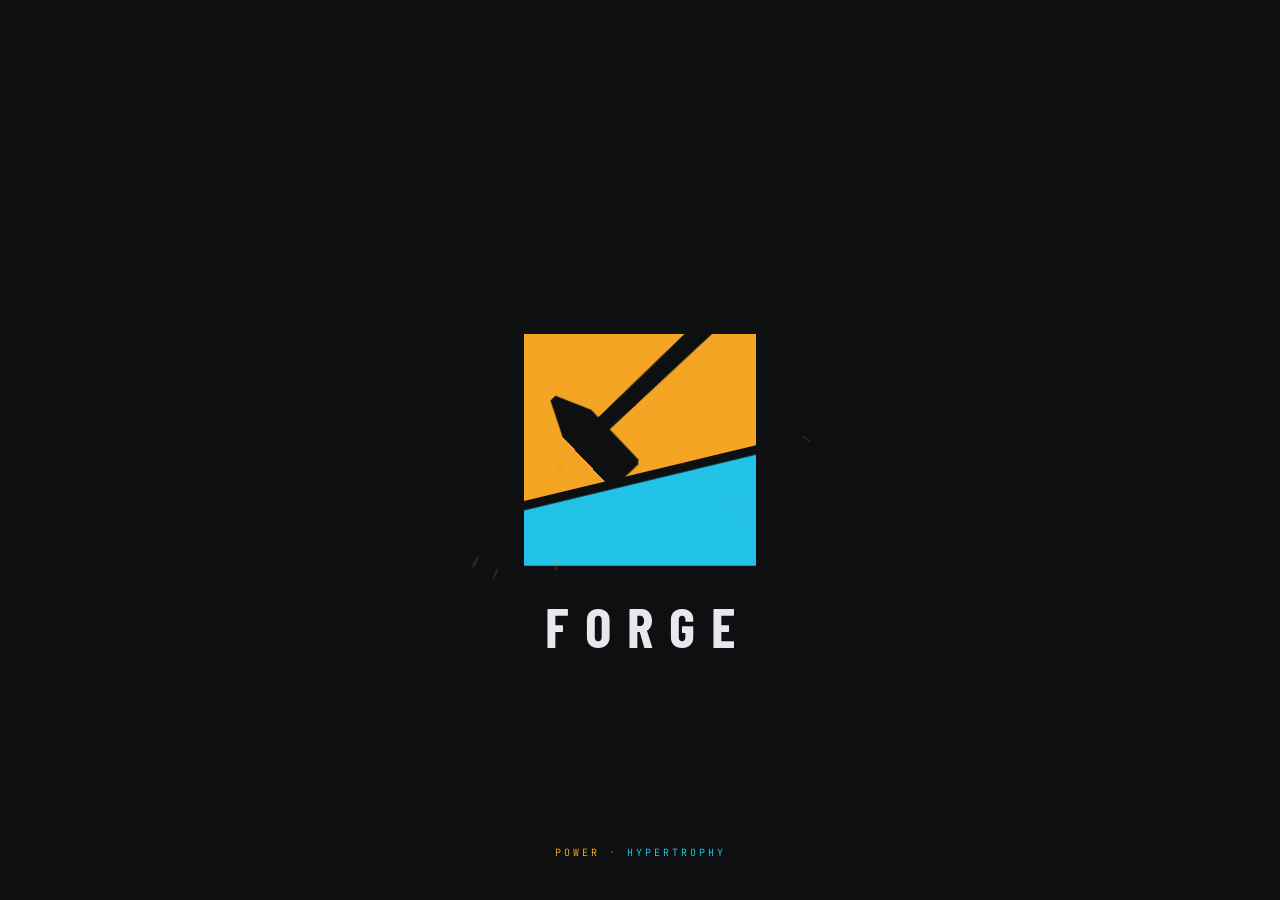
<file: index.html>
<!DOCTYPE html>
<html lang="en">
<head>
  <meta charset="UTF-8">
  <meta name="viewport" content="width=device-width, initial-scale=1.0, user-scalable=no, viewport-fit=cover">
  <meta name="theme-color" content="#0E0F11">
  <meta name="apple-mobile-web-app-capable" content="yes">
  <meta name="apple-mobile-web-app-status-bar-style" content="black-translucent">
  <meta name="apple-mobile-web-app-title" content="FORGE">
  <link rel="manifest" href="manifest.json">
  <link rel="icon" type="image/png" href="favicon-32.png">
  <link rel="apple-touch-icon" href="apple-touch-icon.png">
  <link rel="stylesheet" href="css/styles.css">
  <link rel="stylesheet" href="css/figures.css">
  <link rel="stylesheet" href="css/icons.css">
  <title>FORGE</title>
</head>
<body>
  <!-- Splash Screen: the logo strike. playSplash() in app.js animates it. -->
  <div class="splash" id="splash">
    <div class="fx-mark splash-mark" id="splash-mark">
      <div class="fx-glow"></div>
      <svg viewBox="0 0 100 100" role="img" aria-label="FORGE">
        <defs><clipPath id="splash-clip"><rect width="100" height="100"></rect></clipPath></defs>
        <g class="fx-shake"><g clip-path="url(#splash-clip)">
          <polygon points="0,0 100,0 100,48 0,72" fill="#F5A524"></polygon>
          <polygon class="fx-cold" points="0,0 100,0 100,48 0,72" fill="#0E0F11"></polygon>
          <polygon points="0,76 100,52 100,100 0,100" fill="#22C3E6"></polygon>
          <polygon class="fx-seam" points="0,72 100,48 100,52 0,76" fill="#FFF6E0"></polygon>
          <g class="fx-swing"><g transform="rotate(-43.5 38 66.88)" fill="#0E0F11">
            <path d="M46.5 40.38 L156.5 39.38 L156.5 48.38 L46.5 47.38 Z"></path>
            <path d="M39.5 66.88 L53.5 66.88 L55 65.38 L55 35.88 L48 20.88 L45 20.88 L38 35.88 L38 65.38 Z"></path>
          </g></g>
        </g></g>
      </svg>
    </div>
    <div class="splash-word" id="splash-word">FORGE</div>
    <div class="splash-tag" id="splash-tag"><span class="h">POWER</span> · <span class="q">HYPERTROPHY</span></div>
    <canvas class="fx-sparks" id="splash-sparks"></canvas>
  </div>

  <!-- PR Celebration Overlay: showPRCelebration() in app.js fills and animates it. -->
  <div class="pr-overlay" id="pr-overlay">
    <div class="fx-mark pr-mark" id="pr-mark">
      <div class="fx-glow"></div>
      <svg viewBox="0 0 100 100" role="img" aria-label="FORGE">
        <defs><clipPath id="pr-clip"><rect width="100" height="100"></rect></clipPath></defs>
        <g class="fx-shake"><g clip-path="url(#pr-clip)">
          <polygon points="0,0 100,0 100,48 0,72" fill="#F5A524"></polygon>
          <polygon class="fx-cold" points="0,0 100,0 100,48 0,72" fill="#0E0F11"></polygon>
          <polygon points="0,76 100,52 100,100 0,100" fill="#22C3E6"></polygon>
          <polygon class="fx-seam" points="0,72 100,48 100,52 0,76" fill="#FFF6E0"></polygon>
          <g class="fx-swing"><g transform="rotate(-43.5 38 66.88)" fill="#0E0F11">
            <path d="M46.5 40.38 L156.5 39.38 L156.5 48.38 L46.5 47.38 Z"></path>
            <path d="M39.5 66.88 L53.5 66.88 L55 65.38 L55 35.88 L48 20.88 L45 20.88 L38 35.88 L38 65.38 Z"></path>
          </g></g>
        </g></g>
      </svg>
    </div>
    <div class="pr-title" id="pr-title">New <span>personal</span> record</div>
    <div class="pr-lift" id="pr-lift"></div>
    <div class="pr-num" id="pr-num"></div>
    <div class="pr-delta" id="pr-delta"></div>
    <div class="pr-cont" id="pr-cont">Tap anywhere to continue</div>
    <canvas class="fx-sparks" id="pr-sparks"></canvas>
  </div>

  <!-- App Shell -->
  <div id="app">
    <!-- Header -->
    <div class="header">
      <div class="header-brand">
        <svg viewBox="0 0 100 100" aria-hidden="true"><polygon points="0,0 100,0 100,44 0,68" fill="#F5A524"></polygon><polygon points="0,76 100,52 100,100 0,100" fill="#22C3E6"></polygon></svg>
        <span>FORGE</span>
      </div>
      <span class="header-date" id="header-date"></span>
    </div>

    <!-- Main Content Area -->
    <div class="main" id="main-content">
      <!-- Content injected by app.js -->
    </div>

    <!-- Bottom Navigation -->
    <div class="bottom-nav" id="bottom-nav">
      <button class="nav-item active" data-tab="home">
        <i class="ti ti-home nav-item-icon"></i>
        <div class="nav-item-label">Home</div>
      </button>
      <button class="nav-item" data-tab="tracker">
        <i class="ti ti-chart-bar nav-item-icon"></i>
        <div class="nav-item-label">Tracker</div>
      </button>
      <button class="nav-item" data-tab="prs">
        <i class="ti ti-trophy nav-item-icon"></i>
        <div class="nav-item-label">PRs</div>
      </button>
      <button class="nav-item" data-tab="settings">
        <i class="ti ti-settings nav-item-icon"></i>
        <div class="nav-item-label">Settings</div>
      </button>
    </div>
  </div>

  <!-- Info Panel (slides up for exercise tips/images) -->
  <div class="info-panel-backdrop" id="info-backdrop"></div>
  <div class="info-panel" id="info-panel">
    <div class="info-panel-handle"></div>
    <div id="info-panel-content"></div>
  </div>

  <!-- Plate Calculator (slides up, reuses info-panel styling) -->
  <div class="info-panel" id="plate-panel">
    <div class="info-panel-handle"></div>
    <div id="plate-panel-content"></div>
  </div>

  <script src="js/config.js"></script>
  <script src="js/data.js"></script>
  <script src="js/figures.js"></script>
  <script src="js/moves.js"></script>
  <script src="js/app.js"></script>
</body>
</html>
</file>
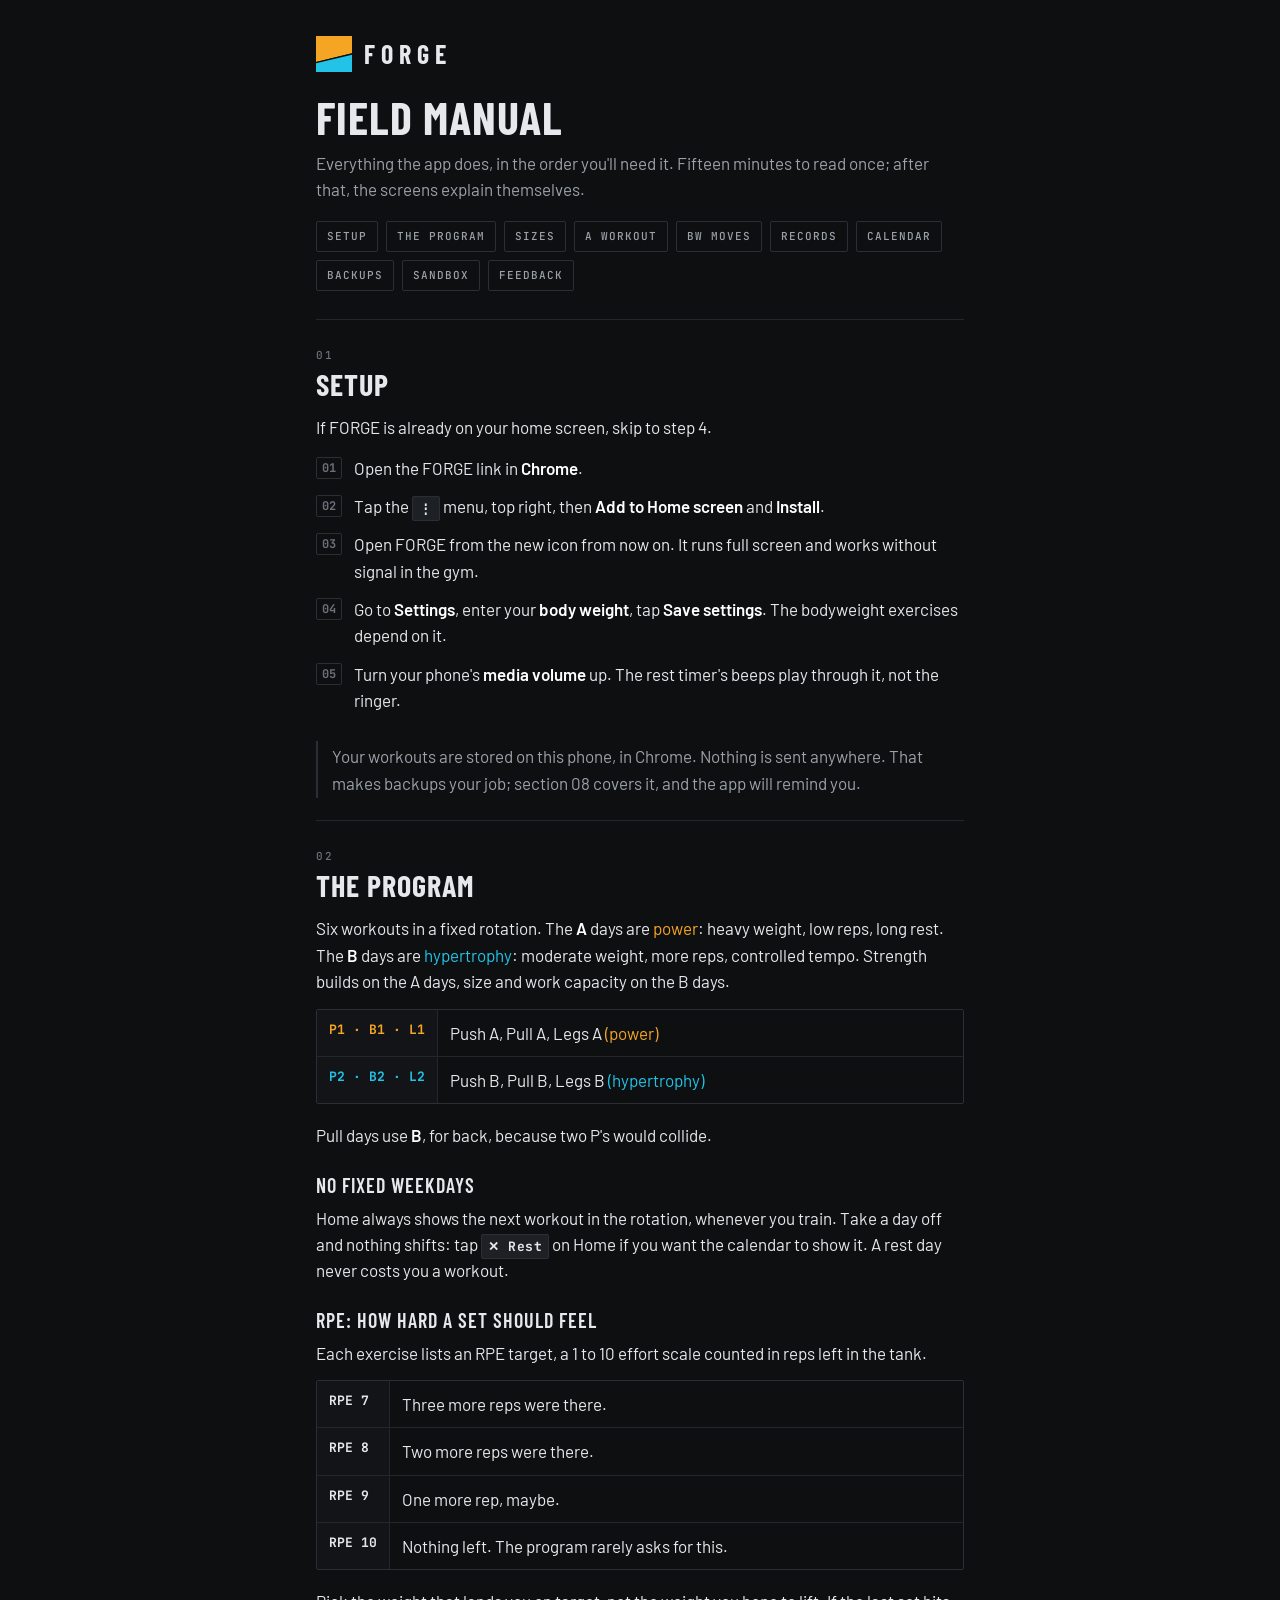
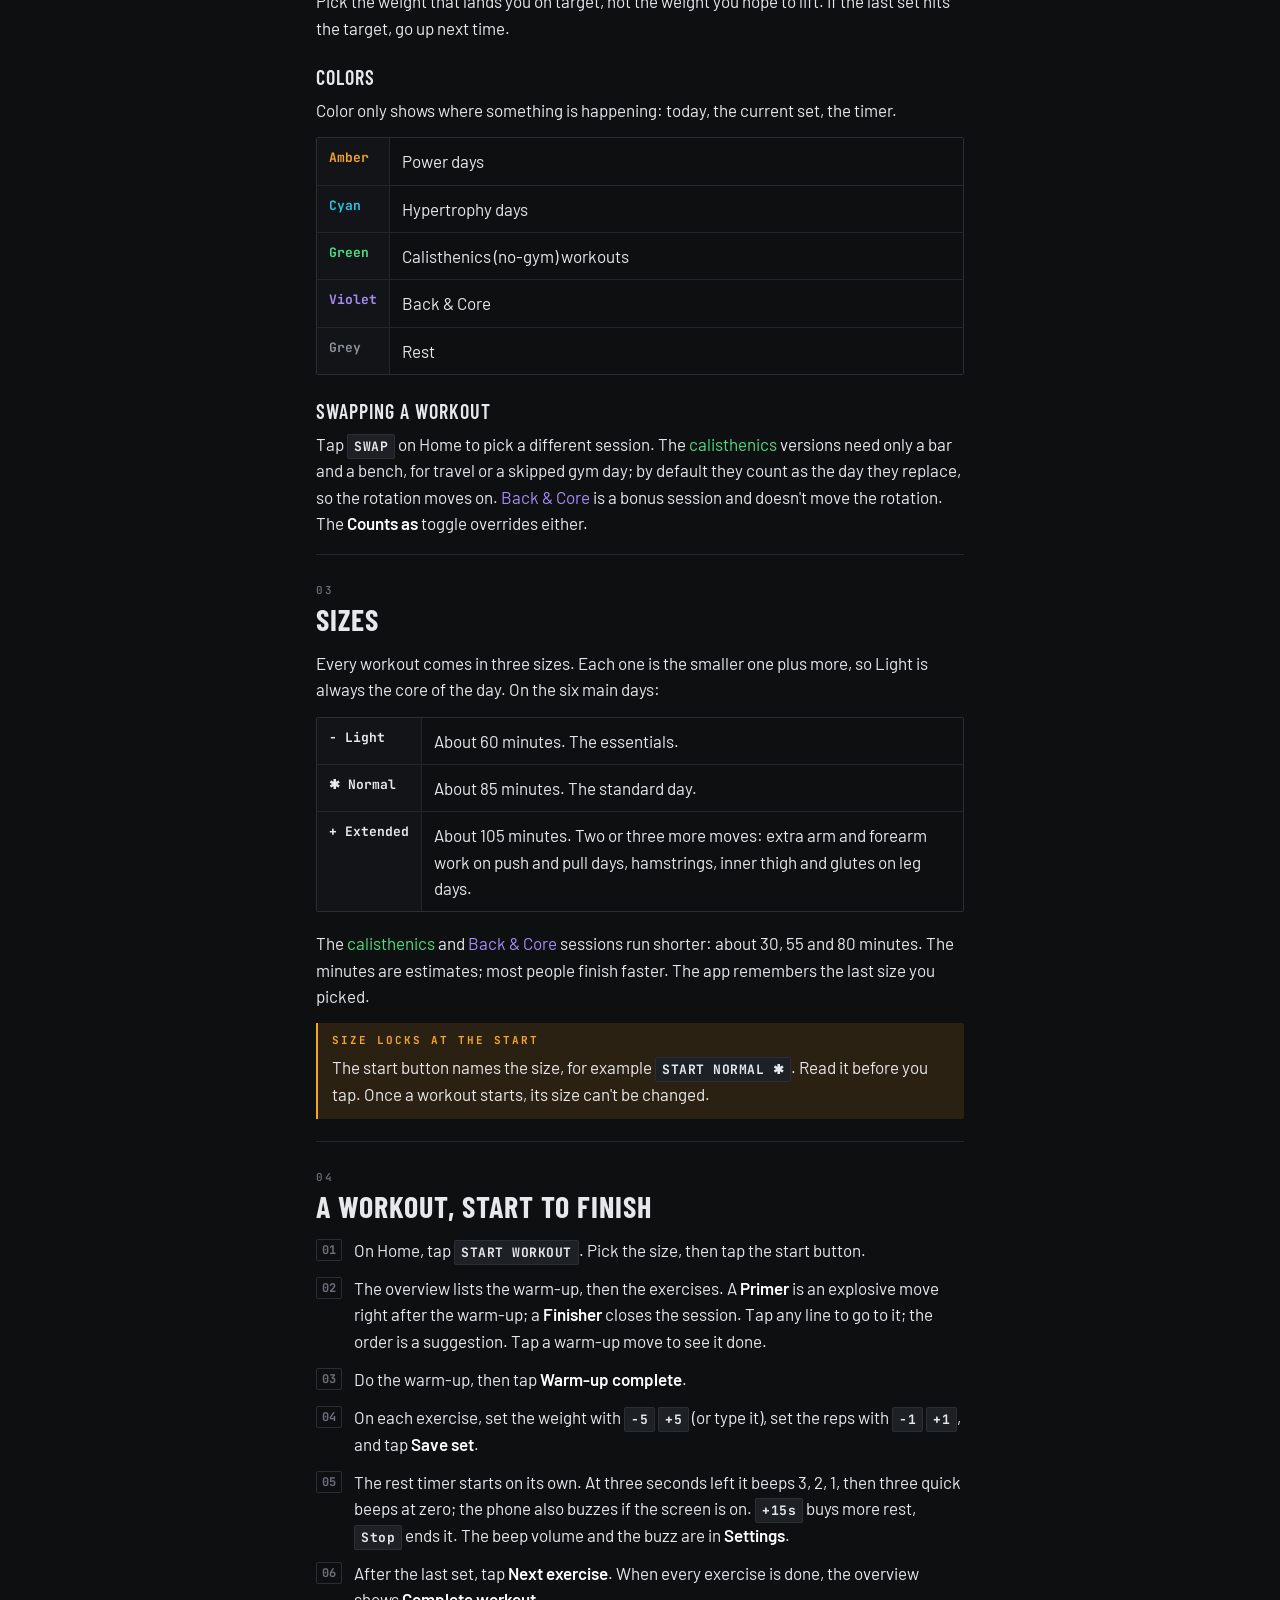
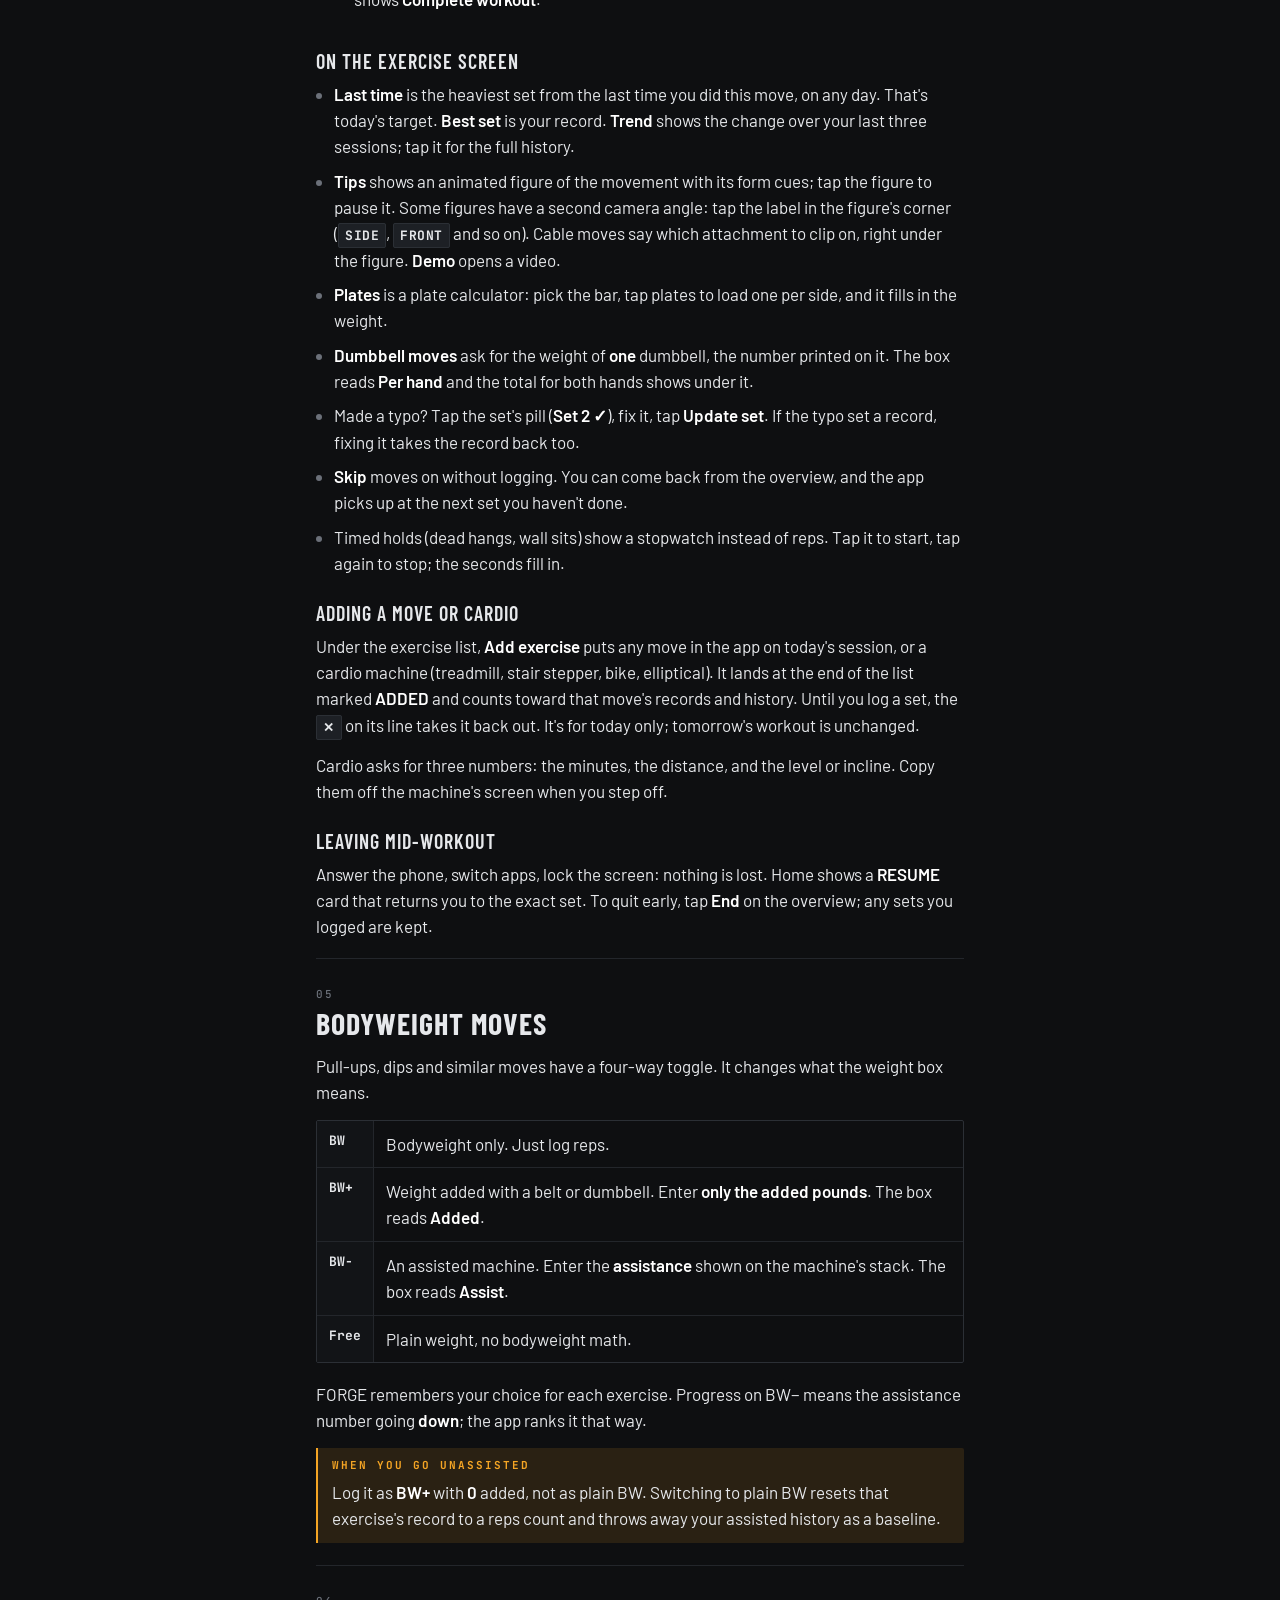
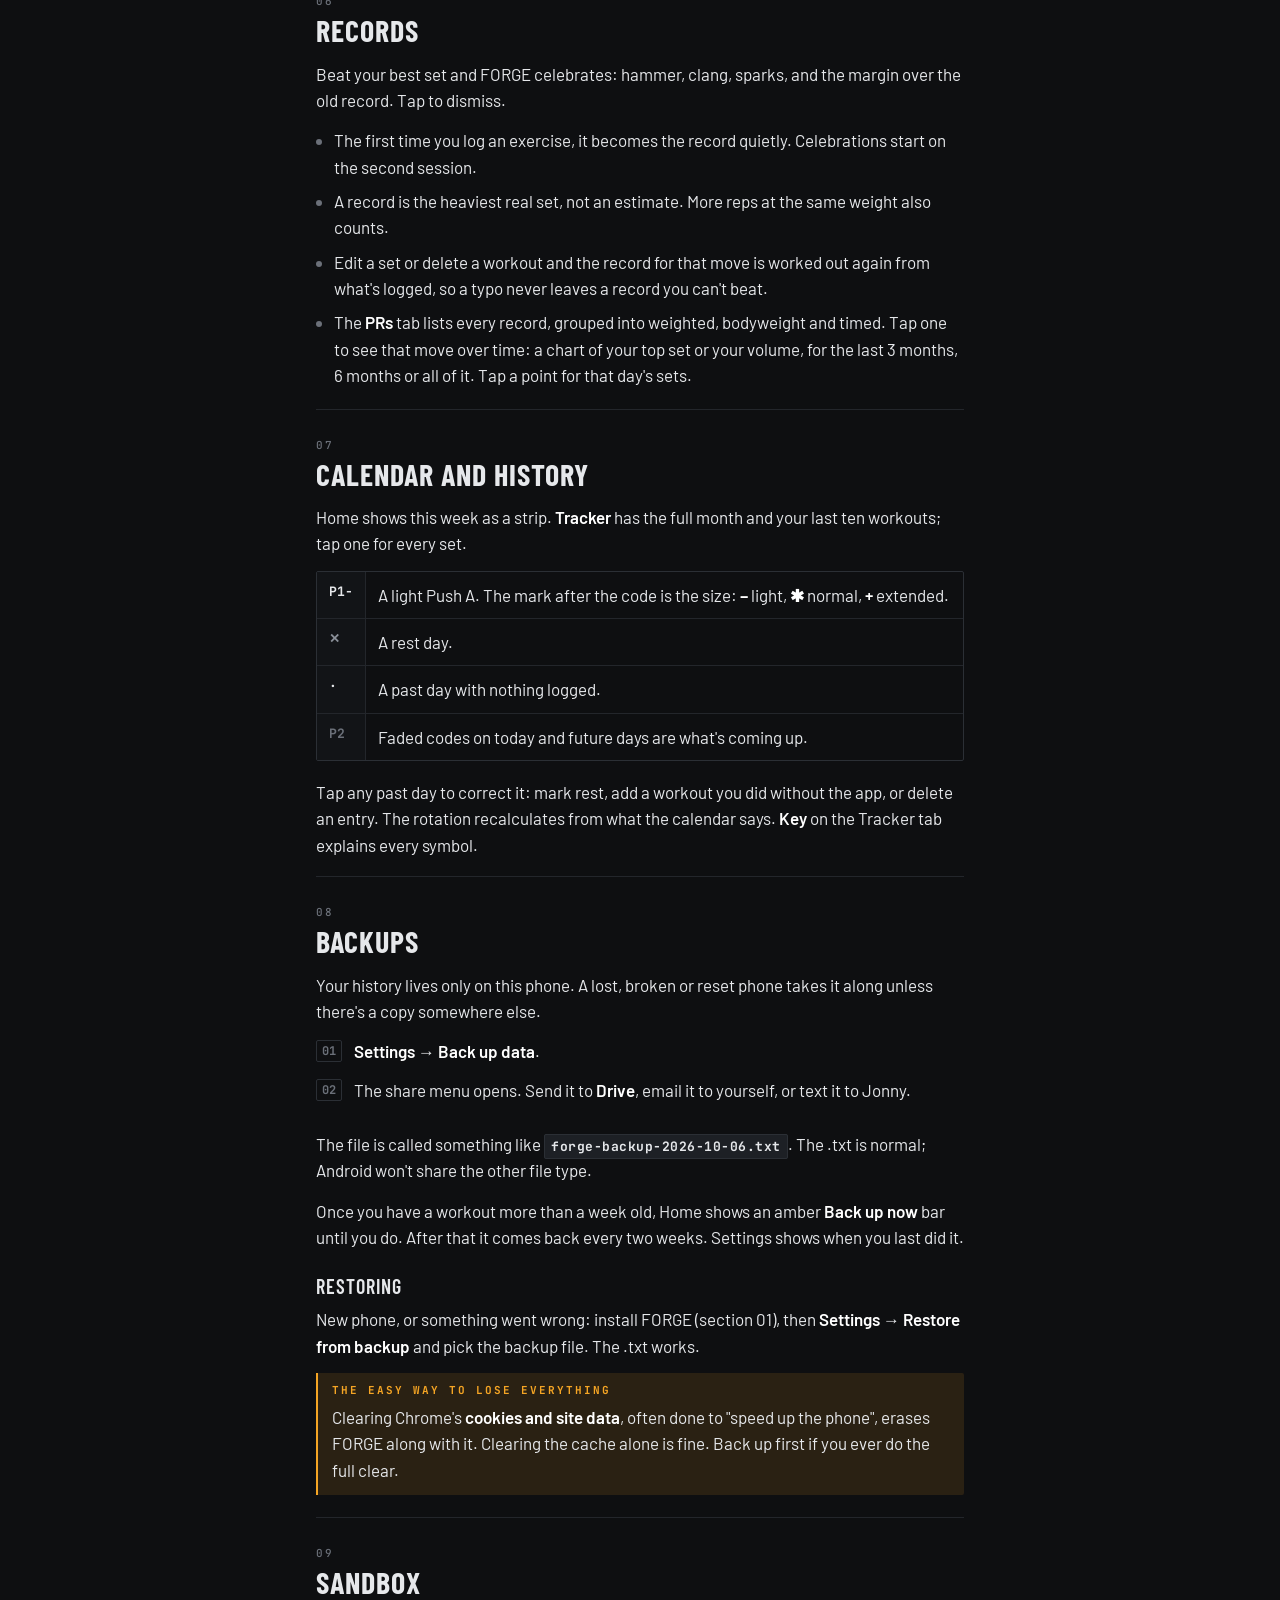
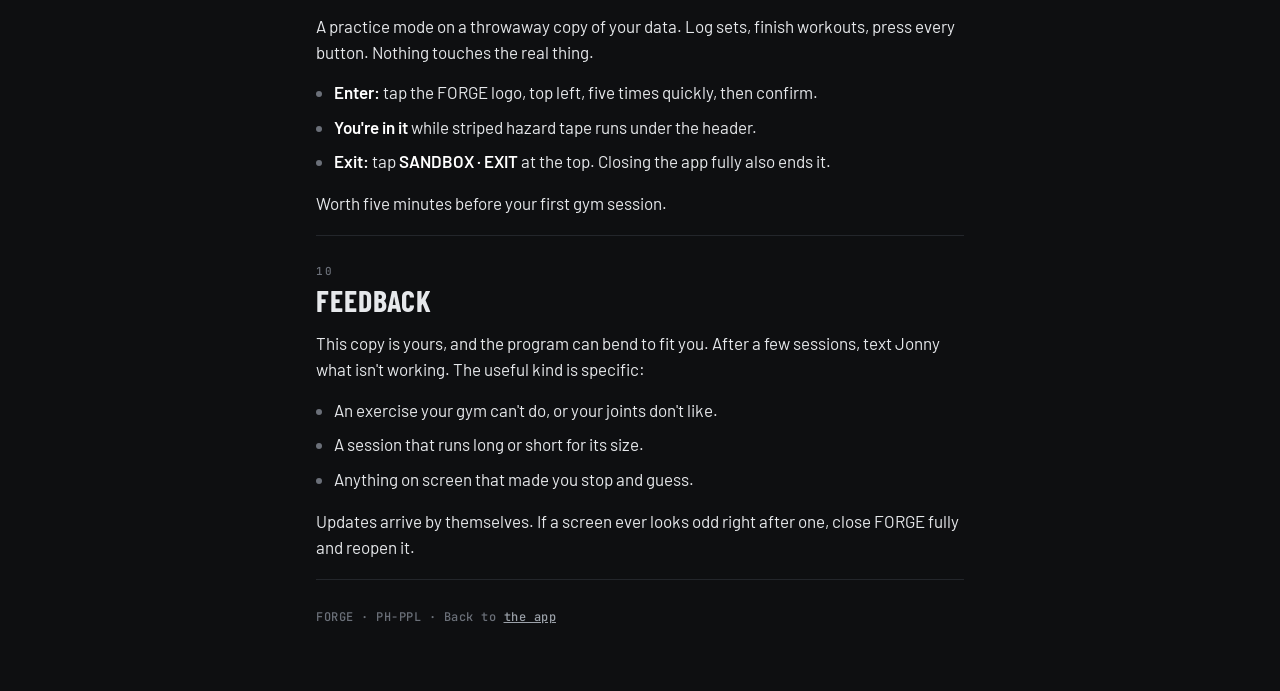
<file: guide.html>
<!DOCTYPE html>
<html lang="en">
<head>
<meta charset="UTF-8">
<meta name="viewport" content="width=device-width, initial-scale=1.0, viewport-fit=cover">
<meta name="theme-color" content="#0E0F11">
<title>FORGE Field Manual</title>
<link rel="icon" type="image/png" href="favicon-32.png">
<style>
  @font-face { font-family: 'Barlow Condensed'; font-weight: 600; font-display: swap; src: url('fonts/barlow-condensed-latin-600-normal.woff2') format('woff2'); }
  @font-face { font-family: 'Barlow Condensed'; font-weight: 700; font-display: swap; src: url('fonts/barlow-condensed-latin-700-normal.woff2') format('woff2'); }
  @font-face { font-family: 'Barlow'; font-weight: 400; font-display: swap; src: url('fonts/barlow-latin-400-normal.woff2') format('woff2'); }
  @font-face { font-family: 'Barlow'; font-weight: 500; font-display: swap; src: url('fonts/barlow-latin-500-normal.woff2') format('woff2'); }
  @font-face { font-family: 'Barlow'; font-weight: 600; font-display: swap; src: url('fonts/barlow-latin-600-normal.woff2') format('woff2'); }
  @font-face { font-family: 'JetBrains Mono'; font-weight: 500; font-display: swap; src: url('fonts/jetbrains-mono-latin-500-normal.woff2') format('woff2'); }
  @font-face { font-family: 'JetBrains Mono'; font-weight: 700; font-display: swap; src: url('fonts/jetbrains-mono-latin-700-normal.woff2') format('woff2'); }
  :root {
    --bg: #0E0F11; --surface: #121417; --card: #16181B; --elev: #1D2025;
    --rule: #23262B; --border: #2B2F35;
    --text: #E6E8EB; --text2: #9BA1A9; --muted: #6B7079;
    --amber: #F5A524; --amber-tint: rgba(245,165,36,0.12);
    --cyan: #22C3E6; --green: #4ADE80; --violet: #A78BFA; --gray: #8A9099;
    --display: 'Barlow Condensed', 'Arial Narrow', sans-serif;
    --body: 'Barlow', 'Helvetica Neue', Arial, sans-serif;
    --mono: 'JetBrains Mono', ui-monospace, monospace;
  }
  * { box-sizing: border-box; }
  html { scroll-behavior: smooth; }
  body { margin: 0; background: var(--bg); color: var(--text); font: 400 17px/1.55 var(--body); -webkit-text-size-adjust: 100%; }
  .wrap { max-width: 680px; margin: 0 auto; padding: 0 16px 64px; }

  header { padding: 36px 0 22px; border-bottom: 1px solid var(--rule); }
  .brand { display: flex; align-items: center; gap: 12px; }
  .brand svg { width: 36px; height: 36px; flex: none; }
  .brand span { font: 700 26px/1 var(--display); letter-spacing: 6px; }
  h1 { font: 700 46px/1 var(--display); letter-spacing: 1px; text-transform: uppercase; margin: 22px 0 10px; }
  .lede { color: var(--text2); margin: 0; }

  nav.toc { display: flex; flex-wrap: wrap; gap: 8px; padding: 18px 0 6px; }
  nav.toc a { font: 500 11px/1 var(--mono); letter-spacing: 1px; text-transform: uppercase; color: var(--text2); text-decoration: none; border: 1px solid var(--border); border-radius: 2px; padding: 9px 10px; }
  nav.toc a:active { color: var(--text); border-color: var(--text2); }

  section { padding: 30px 0 4px; border-bottom: 1px solid var(--rule); scroll-margin-top: 8px; }
  .num { font: 500 11px/1 var(--mono); letter-spacing: 2px; color: var(--muted); text-transform: uppercase; }
  h2 { font: 700 30px/1.05 var(--display); text-transform: uppercase; letter-spacing: 1px; margin: 8px 0 14px; }
  h3 { font: 600 20px/1.2 var(--display); text-transform: uppercase; letter-spacing: 1px; margin: 24px 0 8px; color: var(--text); }
  p { margin: 0 0 14px; }
  b { font-weight: 600; color: #fff; }
  .k { font: 700 13px/1 var(--mono); letter-spacing: 0.5px; color: var(--text); background: var(--elev); border: 1px solid var(--border); border-radius: 2px; padding: 3px 6px; white-space: nowrap; }

  ol.steps { list-style: none; counter-reset: s; padding: 0; margin: 0 0 16px; }
  ol.steps li { counter-increment: s; position: relative; padding: 0 0 12px 38px; }
  ol.steps li::before { content: counter(s, decimal-leading-zero); position: absolute; left: 0; top: 2px; font: 700 12px/1 var(--mono); color: var(--muted); border: 1px solid var(--border); border-radius: 2px; padding: 4px 5px; }
  ul.dash { padding-left: 18px; margin: 0 0 16px; }
  ul.dash li { margin-bottom: 8px; }
  ul.dash li::marker { color: var(--muted); }

  .grid { display: grid; grid-template-columns: auto 1fr; border: 1px solid var(--border); border-radius: 2px; margin: 0 0 18px; }
  .grid > div { padding: 10px 12px; border-bottom: 1px solid var(--rule); }
  .grid > div:nth-last-child(-n+2) { border-bottom: 0; }
  .grid .g-k { font: 700 13px/1.5 var(--mono); white-space: nowrap; border-right: 1px solid var(--rule); background: var(--surface); }

  .pwr { color: var(--amber); } .hyp { color: var(--cyan); } .cal { color: var(--green); } .core { color: var(--violet); } .rest { color: var(--gray); }

  .note { border-left: 2px solid var(--amber); background: var(--amber-tint); padding: 12px 14px; margin: 4px 0 18px; border-radius: 0 2px 2px 0; }
  .note p:last-child { margin: 0; }
  .note .tag { display: block; font: 700 11px/1 var(--mono); letter-spacing: 2px; text-transform: uppercase; color: var(--amber); margin-bottom: 8px; }
  .aside { border-left: 2px solid var(--border); padding: 2px 0 2px 14px; color: var(--text2); margin: 0 0 18px; }
  .aside p:last-child { margin: 0; }

  footer { padding: 28px 0 0; color: var(--muted); font: 500 12px/1.6 var(--mono); letter-spacing: 0.5px; }
  footer a { color: var(--text2); }
</style>
</head>
<body>
<div class="wrap">

<header>
  <div class="brand">
    <svg viewBox="0 0 100 100" aria-hidden="true">
      <polygon points="0,0 100,0 100,48 0,72" fill="#F5A524"/>
      <polygon points="0,72 100,48 100,52 0,76" fill="#0E0F11"/>
      <polygon points="0,76 100,52 100,100 0,100" fill="#22C3E6"/>
    </svg>
    <span>FORGE</span>
  </div>
  <h1>Field manual</h1>
  <p class="lede">Everything the app does, in the order you'll need it. Fifteen minutes to read once; after that, the screens explain themselves.</p>
  <nav class="toc" aria-label="Sections">
    <a href="#setup">Setup</a>
    <a href="#program">The program</a>
    <a href="#sizes">Sizes</a>
    <a href="#workout">A workout</a>
    <a href="#bodyweight">BW moves</a>
    <a href="#records">Records</a>
    <a href="#calendar">Calendar</a>
    <a href="#backup">Backups</a>
    <a href="#sandbox">Sandbox</a>
    <a href="#feedback">Feedback</a>
  </nav>
</header>

<section id="setup">
  <div class="num">01</div>
  <h2>Setup</h2>
  <p>If FORGE is already on your home screen, skip to step 4.</p>
  <ol class="steps">
    <li>Open the FORGE link in <b>Chrome</b>.</li>
    <li>Tap the <span class="k">⋮</span> menu, top right, then <b>Add to Home screen</b> and <b>Install</b>.</li>
    <li>Open FORGE from the new icon from now on. It runs full screen and works without signal in the gym.</li>
    <li>Go to <b>Settings</b>, enter your <b>body weight</b>, tap <b>Save settings</b>. The bodyweight exercises depend on it.</li>
    <li>Turn your phone's <b>media volume</b> up. The rest timer's beeps play through it, not the ringer.</li>
  </ol>
  <div class="aside"><p>Your workouts are stored on this phone, in Chrome. Nothing is sent anywhere. That makes backups your job; section 08 covers it, and the app will remind you.</p></div>
</section>

<section id="program">
  <div class="num">02</div>
  <h2>The program</h2>
  <p>Six workouts in a fixed rotation. The <b>A</b> days are <span class="pwr">power</span>: heavy weight, low reps, long rest. The <b>B</b> days are <span class="hyp">hypertrophy</span>: moderate weight, more reps, controlled tempo. Strength builds on the A days, size and work capacity on the B days.</p>
  <div class="grid">
    <div class="g-k pwr">P1 · B1 · L1</div><div>Push A, Pull A, Legs A <span class="pwr">(power)</span></div>
    <div class="g-k hyp">P2 · B2 · L2</div><div>Push B, Pull B, Legs B <span class="hyp">(hypertrophy)</span></div>
  </div>
  <p>Pull days use <b>B</b>, for back, because two P's would collide.</p>

  <h3>No fixed weekdays</h3>
  <p>Home always shows the next workout in the rotation, whenever you train. Take a day off and nothing shifts: tap <span class="k">✕ Rest</span> on Home if you want the calendar to show it. A rest day never costs you a workout.</p>

  <h3>RPE: how hard a set should feel</h3>
  <p>Each exercise lists an RPE target, a 1 to 10 effort scale counted in reps left in the tank.</p>
  <div class="grid">
    <div class="g-k">RPE 7</div><div>Three more reps were there.</div>
    <div class="g-k">RPE 8</div><div>Two more reps were there.</div>
    <div class="g-k">RPE 9</div><div>One more rep, maybe.</div>
    <div class="g-k">RPE 10</div><div>Nothing left. The program rarely asks for this.</div>
  </div>
  <p>Pick the weight that lands you on target, not the weight you hope to lift. If the last set hits the target, go up next time.</p>

  <h3>Colors</h3>
  <p>Color only shows where something is happening: today, the current set, the timer.</p>
  <div class="grid">
    <div class="g-k pwr">Amber</div><div>Power days</div>
    <div class="g-k hyp">Cyan</div><div>Hypertrophy days</div>
    <div class="g-k cal">Green</div><div>Calisthenics (no-gym) workouts</div>
    <div class="g-k core">Violet</div><div>Back &amp; Core</div>
    <div class="g-k rest">Grey</div><div>Rest</div>
  </div>

  <h3>Swapping a workout</h3>
  <p>Tap <span class="k">SWAP</span> on Home to pick a different session. The <span class="cal">calisthenics</span> versions need only a bar and a bench, for travel or a skipped gym day; by default they count as the day they replace, so the rotation moves on. <span class="core">Back &amp; Core</span> is a bonus session and doesn't move the rotation. The <b>Counts as</b> toggle overrides either.</p>
</section>

<section id="sizes">
  <div class="num">03</div>
  <h2>Sizes</h2>
  <p>Every workout comes in three sizes. Each one is the smaller one plus more, so Light is always the core of the day. On the six main days:</p>
  <div class="grid">
    <div class="g-k">− Light</div><div>About 60 minutes. The essentials.</div>
    <div class="g-k">✱ Normal</div><div>About 85 minutes. The standard day.</div>
    <div class="g-k">+ Extended</div><div>About 105 minutes. Two or three more moves: extra arm and forearm work on push and pull days, hamstrings, inner thigh and glutes on leg days.</div>
  </div>
  <p>The <span class="cal">calisthenics</span> and <span class="core">Back &amp; Core</span> sessions run shorter: about 30, 55 and 80 minutes. The minutes are estimates; most people finish faster. The app remembers the last size you picked.</p>
  <div class="note">
    <span class="tag">Size locks at the start</span>
    <p>The start button names the size, for example <span class="k">START NORMAL ✱</span>. Read it before you tap. Once a workout starts, its size can't be changed.</p>
  </div>
</section>

<section id="workout">
  <div class="num">04</div>
  <h2>A workout, start to finish</h2>
  <ol class="steps">
    <li>On Home, tap <span class="k">START WORKOUT</span>. Pick the size, then tap the start button.</li>
    <li>The overview lists the warm-up, then the exercises. A <b>Primer</b> is an explosive move right after the warm-up; a <b>Finisher</b> closes the session. Tap any line to go to it; the order is a suggestion. Tap a warm-up move to see it done.</li>
    <li>Do the warm-up, then tap <b>Warm-up complete</b>.</li>
    <li>On each exercise, set the weight with <span class="k">−5</span> <span class="k">+5</span> (or type it), set the reps with <span class="k">−1</span> <span class="k">+1</span>, and tap <b>Save set</b>.</li>
    <li>The rest timer starts on its own. At three seconds left it beeps 3, 2, 1, then three quick beeps at zero; the phone also buzzes if the screen is on. <span class="k">+15s</span> buys more rest, <span class="k">Stop</span> ends it. The beep volume and the buzz are in <b>Settings</b>.</li>
    <li>After the last set, tap <b>Next exercise</b>. When every exercise is done, the overview shows <b>Complete workout</b>.</li>
  </ol>

  <h3>On the exercise screen</h3>
  <ul class="dash">
    <li><b>Last time</b> is the heaviest set from the last time you did this move, on any day. That's today's target. <b>Best set</b> is your record. <b>Trend</b> shows the change over your last three sessions; tap it for the full history.</li>
    <li><b>Tips</b> shows an animated figure of the movement with its form cues; tap the figure to pause it. Some figures have a second camera angle: tap the label in the figure's corner (<span class="k">SIDE</span>, <span class="k">FRONT</span> and so on). Cable moves say which attachment to clip on, right under the figure. <b>Demo</b> opens a video.</li>
    <li><b>Plates</b> is a plate calculator: pick the bar, tap plates to load one per side, and it fills in the weight.</li>
    <li><b>Dumbbell moves</b> ask for the weight of <b>one</b> dumbbell, the number printed on it. The box reads <b>Per hand</b> and the total for both hands shows under it.</li>
    <li>Made a typo? Tap the set's pill (<b>Set 2 ✓</b>), fix it, tap <b>Update set</b>. If the typo set a record, fixing it takes the record back too.</li>
    <li><b>Skip</b> moves on without logging. You can come back from the overview, and the app picks up at the next set you haven't done.</li>
    <li>Timed holds (dead hangs, wall sits) show a stopwatch instead of reps. Tap it to start, tap again to stop; the seconds fill in.</li>
  </ul>

  <h3>Adding a move or cardio</h3>
  <p>Under the exercise list, <b>Add exercise</b> puts any move in the app on today's session, or a cardio machine (treadmill, stair stepper, bike, elliptical). It lands at the end of the list marked <b>ADDED</b> and counts toward that move's records and history. Until you log a set, the <span class="k">✕</span> on its line takes it back out. It's for today only; tomorrow's workout is unchanged.</p>
  <p>Cardio asks for three numbers: the minutes, the distance, and the level or incline. Copy them off the machine's screen when you step off.</p>

  <h3>Leaving mid-workout</h3>
  <p>Answer the phone, switch apps, lock the screen: nothing is lost. Home shows a <b>RESUME</b> card that returns you to the exact set. To quit early, tap <b>End</b> on the overview; any sets you logged are kept.</p>
</section>

<section id="bodyweight">
  <div class="num">05</div>
  <h2>Bodyweight moves</h2>
  <p>Pull-ups, dips and similar moves have a four-way toggle. It changes what the weight box means.</p>
  <div class="grid">
    <div class="g-k">BW</div><div>Bodyweight only. Just log reps.</div>
    <div class="g-k">BW+</div><div>Weight added with a belt or dumbbell. Enter <b>only the added pounds</b>. The box reads <b>Added</b>.</div>
    <div class="g-k">BW−</div><div>An assisted machine. Enter the <b>assistance</b> shown on the machine's stack. The box reads <b>Assist</b>.</div>
    <div class="g-k">Free</div><div>Plain weight, no bodyweight math.</div>
  </div>
  <p>FORGE remembers your choice for each exercise. Progress on BW− means the assistance number going <b>down</b>; the app ranks it that way.</p>
  <div class="note">
    <span class="tag">When you go unassisted</span>
    <p>Log it as <b>BW+</b> with <b>0</b> added, not as plain BW. Switching to plain BW resets that exercise's record to a reps count and throws away your assisted history as a baseline.</p>
  </div>
</section>

<section id="records">
  <div class="num">06</div>
  <h2>Records</h2>
  <p>Beat your best set and FORGE celebrates: hammer, clang, sparks, and the margin over the old record. Tap to dismiss.</p>
  <ul class="dash">
    <li>The first time you log an exercise, it becomes the record quietly. Celebrations start on the second session.</li>
    <li>A record is the heaviest real set, not an estimate. More reps at the same weight also counts.</li>
    <li>Edit a set or delete a workout and the record for that move is worked out again from what's logged, so a typo never leaves a record you can't beat.</li>
    <li>The <b>PRs</b> tab lists every record, grouped into weighted, bodyweight and timed. Tap one to see that move over time: a chart of your top set or your volume, for the last 3 months, 6 months or all of it. Tap a point for that day's sets.</li>
  </ul>
</section>

<section id="calendar">
  <div class="num">07</div>
  <h2>Calendar and history</h2>
  <p>Home shows this week as a strip. <b>Tracker</b> has the full month and your last ten workouts; tap one for every set.</p>
  <div class="grid">
    <div class="g-k">P1−</div><div>A light Push A. The mark after the code is the size: <b>−</b> light, <b>✱</b> normal, <b>+</b> extended.</div>
    <div class="g-k rest">✕</div><div>A rest day.</div>
    <div class="g-k">·</div><div>A past day with nothing logged.</div>
    <div class="g-k" style="color:var(--muted)">P2</div><div>Faded codes on today and future days are what's coming up.</div>
  </div>
  <p>Tap any past day to correct it: mark rest, add a workout you did without the app, or delete an entry. The rotation recalculates from what the calendar says. <b>Key</b> on the Tracker tab explains every symbol.</p>
</section>

<section id="backup">
  <div class="num">08</div>
  <h2>Backups</h2>
  <p>Your history lives only on this phone. A lost, broken or reset phone takes it along unless there's a copy somewhere else.</p>
  <ol class="steps">
    <li><b>Settings</b> → <b>Back up data</b>.</li>
    <li>The share menu opens. Send it to <b>Drive</b>, email it to yourself, or text it to Jonny.</li>
  </ol>
  <p>The file is called something like <span class="k">forge-backup-2026-10-06.txt</span>. The .txt is normal; Android won't share the other file type.</p>
  <p>Once you have a workout more than a week old, Home shows an amber <b>Back up now</b> bar until you do. After that it comes back every two weeks. Settings shows when you last did it.</p>
  <h3>Restoring</h3>
  <p>New phone, or something went wrong: install FORGE (section 01), then <b>Settings</b> → <b>Restore from backup</b> and pick the backup file. The .txt works.</p>
  <div class="note">
    <span class="tag">The easy way to lose everything</span>
    <p>Clearing Chrome's <b>cookies and site data</b>, often done to "speed up the phone", erases FORGE along with it. Clearing the cache alone is fine. Back up first if you ever do the full clear.</p>
  </div>
</section>

<section id="sandbox">
  <div class="num">09</div>
  <h2>Sandbox</h2>
  <p>A practice mode on a throwaway copy of your data. Log sets, finish workouts, press every button. Nothing touches the real thing.</p>
  <ul class="dash">
    <li><b>Enter:</b> tap the FORGE logo, top left, five times quickly, then confirm.</li>
    <li><b>You're in it</b> while striped hazard tape runs under the header.</li>
    <li><b>Exit:</b> tap <b>SANDBOX · EXIT</b> at the top. Closing the app fully also ends it.</li>
  </ul>
  <p>Worth five minutes before your first gym session.</p>
</section>

<section id="feedback">
  <div class="num">10</div>
  <h2>Feedback</h2>
  <p>This copy is yours, and the program can bend to fit you. After a few sessions, text Jonny what isn't working. The useful kind is specific:</p>
  <ul class="dash">
    <li>An exercise your gym can't do, or your joints don't like.</li>
    <li>A session that runs long or short for its size.</li>
    <li>Anything on screen that made you stop and guess.</li>
  </ul>
  <p>Updates arrive by themselves. If a screen ever looks odd right after one, close FORGE fully and reopen it.</p>
</section>

<footer>FORGE · PH-PPL · Back to <a href="./">the app</a></footer>

</div>
</body>
</html>
</file>
<file: css/styles.css>
/* Fonts are stored with the app (v0.34) so they work with no signal. Latin set only. */
@font-face { font-family: 'Barlow Condensed'; font-style: normal; font-weight: 500; font-display: swap; src: url('../fonts/barlow-condensed-latin-500-normal.woff2') format('woff2'); }
@font-face { font-family: 'Barlow Condensed'; font-style: normal; font-weight: 600; font-display: swap; src: url('../fonts/barlow-condensed-latin-600-normal.woff2') format('woff2'); }
@font-face { font-family: 'Barlow Condensed'; font-style: normal; font-weight: 700; font-display: swap; src: url('../fonts/barlow-condensed-latin-700-normal.woff2') format('woff2'); }
@font-face { font-family: 'Barlow'; font-style: normal; font-weight: 400; font-display: swap; src: url('../fonts/barlow-latin-400-normal.woff2') format('woff2'); }
@font-face { font-family: 'Barlow'; font-style: normal; font-weight: 500; font-display: swap; src: url('../fonts/barlow-latin-500-normal.woff2') format('woff2'); }
@font-face { font-family: 'Barlow'; font-style: normal; font-weight: 600; font-display: swap; src: url('../fonts/barlow-latin-600-normal.woff2') format('woff2'); }
@font-face { font-family: 'JetBrains Mono'; font-style: normal; font-weight: 400; font-display: swap; src: url('../fonts/jetbrains-mono-latin-400-normal.woff2') format('woff2'); }
@font-face { font-family: 'JetBrains Mono'; font-style: normal; font-weight: 500; font-display: swap; src: url('../fonts/jetbrains-mono-latin-500-normal.woff2') format('woff2'); }
@font-face { font-family: 'JetBrains Mono'; font-style: normal; font-weight: 700; font-display: swap; src: url('../fonts/jetbrains-mono-latin-700-normal.woff2') format('woff2'); }
@font-face { font-family: 'JetBrains Mono'; font-style: normal; font-weight: 800; font-display: swap; src: url('../fonts/jetbrains-mono-latin-800-normal.woff2') format('woff2'); }

/* ============================================================
   FORGE v0.16 · "Machined"
   Graphite panels, hairline rules, near-square corners.
   Colour only where something is happening: the day's accent
   marks today, the live set, the timer and the main button.
   ============================================================ */

:root {
  /* surfaces */
  --bg-primary: #0E0F11;
  --bg-surface: #121417;
  --bg-card: #16181B;
  --bg-elevated: #1D2025;
  --rule: #23262B;
  --border: #2B2F35;
  --border-light: #3A3F46;
  /* text */
  --text-primary: #E6E8EB;
  --text-secondary: #9BA1A9;
  --text-muted: #6B7079;
  --text-faint: #4B5058;
  /* day colours (names kept from v0.15 so inline styles still resolve) */
  --amber: #F5A524;
  --amber-dark: #D48A12;
  --amber-light: #FFC266;
  --amber-glow: rgba(245, 165, 36, 0.13);
  --cyan: #22C3E6;
  --cyan-dark: #1596B3;
  --cyan-light: #5FD6EE;
  --cyan-glow: rgba(34, 195, 230, 0.13);
  --green: #4ADE80;
  --green-glow: rgba(74, 222, 128, 0.13);
  --violet: #A78BFA;
  --violet-glow: rgba(167, 139, 250, 0.16);
  --rose: #F472B6;
  --rose-glow: rgba(244, 114, 182, 0.14);
  --red: #F87171;
  --gray: #8A9099;
  --gray-glow: rgba(138, 144, 153, 0.16);
  /* the current accent; tone classes below swap it */
  --acc: var(--amber);
  --acc-tint: var(--amber-glow);
  /* type */
  --font-display: 'Barlow Condensed', 'Arial Narrow', sans-serif;
  --font-body: 'Barlow', 'Helvetica Neue', Arial, sans-serif;
  --font-mono: 'JetBrains Mono', ui-monospace, Menlo, monospace;
  --radius: 2px;
}

/* Tone classes: any element carrying one sets the accent for itself and
   everything inside it. Templates put the day's tone on the right element. */
.power        { --acc: var(--amber);  --acc-tint: var(--amber-glow); }
.hypertrophy  { --acc: var(--cyan);   --acc-tint: var(--cyan-glow); }
.calisthenics { --acc: var(--green);  --acc-tint: var(--green-glow); }
.core         { --acc: var(--violet); --acc-tint: var(--violet-glow); }
.kettlebell   { --acc: var(--rose);   --acc-tint: var(--rose-glow); }

* { margin: 0; padding: 0; box-sizing: border-box; -webkit-tap-highlight-color: transparent; }

html, body {
  height: 100%;
  background: var(--bg-primary);
  color: var(--text-primary);
  font-family: var(--font-body);
  font-size: 16px;
  line-height: 1.45;
  overflow: hidden;
  -webkit-font-smoothing: antialiased;
}
button { font: inherit; color: inherit; }
:focus-visible { outline: 2px solid var(--acc); outline-offset: 2px; }

#app {
  height: 100%;
  display: flex;
  flex-direction: column;
  max-width: 480px;
  margin: 0 auto;
}

/* ===== HEADER ===== */
.header {
  display: flex;
  align-items: center;
  justify-content: space-between;
  height: 52px;
  margin: 0 16px;
  padding-top: env(safe-area-inset-top, 0px);
  border-bottom: 1px solid var(--rule);
  flex-shrink: 0;
  box-sizing: content-box;
}
.header-brand { display: flex; align-items: center; gap: 10px; }
.header-brand svg { width: 16px; height: 16px; display: block; }
.header-brand span {
  font-family: var(--font-display);
  font-weight: 700;
  font-size: 20px;
  letter-spacing: 6px;
  color: var(--text-primary);
}
.header-date {
  font-family: var(--font-mono);
  font-size: 11px;
  letter-spacing: 1.5px;
  color: var(--text-secondary);
}

/* ===== MAIN ===== */
.main {
  flex: 1;
  overflow-y: auto;
  overflow-x: hidden;
  padding: 14px 16px 20px;
  -webkit-overflow-scrolling: touch;
}
.main::-webkit-scrollbar { display: none; }
.main > * + * { margin-top: 12px; }

/* ===== BOTTOM NAV ===== */
.bottom-nav {
  display: grid;
  grid-template-columns: repeat(4, minmax(0, 1fr));
  padding: 0 12px calc(10px + env(safe-area-inset-bottom, 0px));
  border-top: 1px solid var(--rule);
  flex-shrink: 0;
  background: var(--bg-primary);
}
.nav-item {
  height: 56px;
  display: flex;
  flex-direction: column;
  align-items: center;
  justify-content: center;
  gap: 3px;
  border: none;
  background: none;
  cursor: pointer;
  color: var(--text-muted);
}
.nav-item-icon { font-size: 20px; color: inherit; display: block; }
.nav-item-label {
  font-family: var(--font-mono);
  font-size: 9px;
  letter-spacing: 1.5px;
  text-transform: uppercase;
  color: inherit;
}
.nav-item.active { color: var(--text-primary); box-shadow: inset 0 2px 0 var(--acc); }

/* ===== SHARED BITS ===== */
.section-header, .sheet-section-label {
  font-family: var(--font-mono);
  font-size: 10px;
  letter-spacing: 2px;
  text-transform: uppercase;
  color: var(--text-muted);
  padding-bottom: 6px;
  border-bottom: 1px solid var(--border);
  margin-bottom: 0;
}
.page-title {
  font-family: var(--font-display);
  font-weight: 700;
  font-size: 40px;
  line-height: 1;
  text-transform: uppercase;
  letter-spacing: 0.5px;
}
.text-amber { color: var(--amber); }
.text-cyan { color: var(--cyan); }
.text-green { color: var(--green); }
.text-muted { color: var(--text-muted); }
.font-mono { font-family: var(--font-mono); }
.font-display { font-family: var(--font-display); }
.mb-8 { margin-bottom: 8px; }
.mb-16 { margin-bottom: 16px; }
.mt-16 { margin-top: 16px; }

.empty-state {
  padding: 36px 16px;
  text-align: center;
  border: 1px dashed var(--border);
}
.empty-state-icon { font-size: 26px; color: var(--text-muted); margin-bottom: 8px; }
.empty-state-text { font-size: 14px; color: var(--text-secondary); }

/* Calendar and key code chips, used everywhere a day is named */
.cal-code {
  display: inline-block;
  padding: 0 4px;
  font-family: var(--font-mono);
  font-size: 10px;
  font-weight: 700;
  line-height: 15px;
  white-space: nowrap;
  border-radius: 1px;
}
.cal-code.pwr  { color: var(--amber);  background: var(--amber-glow); }
.cal-code.hyp  { color: var(--cyan);   background: var(--cyan-glow); }
.cal-code.cal  { color: var(--green);  background: var(--green-glow); }
.cal-code.core { color: var(--violet); background: var(--violet-glow); }
.cal-code.kb   { color: var(--rose);   background: var(--rose-glow); }
.cal-code.rest { color: var(--gray);   background: var(--gray-glow); }
.cal-code.more { color: var(--text-muted); background: none; padding: 0 2px; font-size: 9px; }
.cal-code.blank { color: var(--border-light); background: none; }
.cal-code.projected { background: none; opacity: 0.45; }

/* ===== HOME: TODAY READOUT ===== */
.home-readout { display: flex; flex-direction: column; gap: 4px; }
.ro-label {
  font-family: var(--font-mono);
  font-size: 11px;
  letter-spacing: 2px;
  text-transform: uppercase;
  color: var(--text-secondary);
}
.ro-accent { color: var(--acc); }
.ro-row { display: flex; align-items: flex-end; justify-content: space-between; gap: 12px; }
.ro-name {
  font-family: var(--font-display);
  font-weight: 700;
  font-size: 68px;
  line-height: 0.85;
  letter-spacing: -1px;
  text-transform: uppercase;
  text-wrap: balance;
}
.ro-name.long { font-size: 46px; }
.ro-code {
  font-family: var(--font-mono);
  font-size: 26px;
  font-weight: 700;
  line-height: 1;
  color: var(--acc);
}
.ro-meta {
  font-family: var(--font-mono);
  font-size: 11px;
  letter-spacing: 1.5px;
  text-transform: uppercase;
  color: var(--text-secondary);
}
.today-done-line {
  margin-top: 4px;
  display: flex;
  align-items: center;
  gap: 8px;
  flex-wrap: wrap;
  font-family: var(--font-mono);
  font-size: 10px;
  letter-spacing: 1.5px;
  text-transform: uppercase;
  color: var(--text-secondary);
}

/* ===== HOME: WEEK STRIP ===== */
.week-head {
  display: flex;
  align-items: center;
  justify-content: space-between;
  height: 26px;
  margin-bottom: 6px;
}
.week-head-label {
  font-family: var(--font-mono);
  font-size: 10px;
  letter-spacing: 2px;
  text-transform: uppercase;
  color: var(--text-muted);
}
.week-head-links { display: flex; gap: 6px; }
.link-btn {
  height: 26px;
  padding: 0 8px;
  display: inline-flex;
  align-items: center;
  gap: 4px;
  background: none;
  border: none;
  font-family: var(--font-mono);
  font-size: 10px;
  letter-spacing: 1.5px;
  text-transform: uppercase;
  color: var(--text-secondary);
  cursor: pointer;
}
.link-btn .ti { font-size: 13px; }
.link-btn.acc { color: var(--acc); }
.week-strip { display: grid; grid-template-columns: repeat(7, minmax(0, 1fr)); gap: 3px; }
.wk-day {
  height: 58px;
  display: flex;
  flex-direction: column;
  align-items: center;
  justify-content: center;
  gap: 3px;
  background: var(--bg-surface);
  border: 1px solid var(--rule);
  border-radius: var(--radius);
  color: var(--text-secondary);
  cursor: pointer;
  padding: 0;
}
.wk-day.future { background: none; border-style: dashed; cursor: default; }
.wk-day.today { background: var(--bg-elevated); border: 1.5px solid var(--acc); color: var(--text-primary); }
.wk-dow { font-family: var(--font-mono); font-size: 9px; letter-spacing: 1px; color: var(--text-muted); }
.wk-date { font-family: var(--font-mono); font-size: 14px; font-weight: 700; line-height: 1; }
.wk-day.future .wk-date { color: var(--text-muted); }
.wk-codes { display: flex; gap: 2px; align-items: center; }

/* ===== HOME: PICKER, TABLE, SIZE, ACTIONS ===== */
.day-picker-row { display: flex; flex-direction: column; gap: 6px; }
.day-picker-btn {
  height: 46px;
  width: 100%;
  display: flex;
  align-items: center;
  gap: 10px;
  padding: 0 12px;
  background: none;
  border: 1px solid var(--border);
  border-radius: var(--radius);
  color: var(--text-primary);
  cursor: pointer;
  text-align: left;
}
.dp-code {
  padding: 2px 6px;
  font-family: var(--font-mono);
  font-size: 11px;
  font-weight: 700;
  color: var(--acc);
  background: var(--acc-tint);
}
.dp-name {
  flex: 1;
  font-family: var(--font-display);
  font-weight: 600;
  font-size: 17px;
  letter-spacing: 2px;
  text-transform: uppercase;
}
.dp-swap {
  font-family: var(--font-mono);
  font-size: 10px;
  letter-spacing: 1.5px;
  color: var(--text-muted);
}
.day-picker-btn .ti { font-size: 16px; color: var(--text-secondary); }
.counts-toggle {
  height: 38px;
  display: flex;
  align-items: center;
  gap: 8px;
  padding: 0 12px;
  background: none;
  border: 1px solid var(--border);
  border-radius: var(--radius);
  font-family: var(--font-mono);
  font-size: 10px;
  letter-spacing: 1.5px;
  text-transform: uppercase;
  color: var(--text-secondary);
  cursor: pointer;
}
.counts-toggle.on { border-color: var(--acc); color: var(--acc); }
.counts-toggle .ti { font-size: 14px; }

.move-table { display: flex; flex-direction: column; }
.mt-head, .mt-row {
  display: grid;
  grid-template-columns: 26px minmax(0, 1fr) auto 36px;
  gap: 8px;
  align-items: center;
}
.mt-head {
  padding-bottom: 6px;
  border-bottom: 1px solid var(--border);
  font-family: var(--font-mono);
  font-size: 10px;
  letter-spacing: 1.5px;
  text-transform: uppercase;
  color: var(--text-muted);
}
.mt-head span:nth-child(n+3), .mt-sr, .mt-rest { text-align: right; }
.mt-row { min-height: 31px; border-bottom: 1px solid var(--rule); }
.mt-n { font-family: var(--font-mono); font-size: 11px; color: var(--text-muted); }
.mt-name { display: flex; align-items: center; gap: 6px; min-width: 0; font-size: 15px; font-weight: 500; }
.mt-name-text { white-space: nowrap; overflow: hidden; text-overflow: ellipsis; }
.mt-sr { font-family: var(--font-mono); font-size: 12px; color: #C9CDD2; white-space: nowrap; }
.mt-rest { font-family: var(--font-mono); font-size: 12px; color: var(--text-muted); }
.mt-row.done .mt-n, .mt-row.done .mt-name, .mt-row.done .mt-sr { color: var(--text-faint); }
.mt-row.done .mt-name-text { text-decoration: line-through; text-decoration-color: var(--border-light); }

.primer-tag, .finisher-tag {
  flex-shrink: 0;
  display: inline-block;
  margin-left: 6px;
  padding: 1px 4px;
  font-family: var(--font-mono);
  font-size: 8px;
  font-weight: 700;
  letter-spacing: 1px;
  text-transform: uppercase;
  color: var(--acc);
  background: var(--acc-tint);
  vertical-align: middle;
}
.mt-name .primer-tag, .mt-name .finisher-tag { margin-left: 0; }

.size-picker {
  display: grid;
  grid-template-columns: repeat(3, minmax(0, 1fr));
  border: 1px solid var(--border);
  border-radius: var(--radius);
}
.size-btn {
  height: 48px;
  display: flex;
  flex-direction: column;
  align-items: center;
  justify-content: center;
  gap: 1px;
  background: none;
  border: none;
  border-right: 1px solid var(--border);
  color: var(--text-secondary);
  cursor: pointer;
}
.size-btn:last-child { border-right: none; }
.size-btn .size-mark { font-family: var(--font-mono); font-size: 12px; color: var(--text-muted); line-height: 1; }
.size-btn .size-label {
  font-family: var(--font-display);
  font-weight: 600;
  font-size: 14px;
  letter-spacing: 2px;
  text-transform: uppercase;
  line-height: 1.1;
}
.size-btn .size-detail { font-family: var(--font-mono); font-size: 10px; color: var(--text-muted); }
.size-btn.active { background: var(--bg-elevated); color: var(--text-primary); box-shadow: inset 0 -2px 0 var(--acc); }
.size-btn.active .size-mark { color: var(--acc); }

.action-row { display: flex; gap: 8px; }
.start-btn {
  flex: 1;
  height: 56px;
  width: 100%;
  display: flex;
  align-items: center;
  justify-content: space-between;
  padding: 0 18px;
  background: var(--acc);
  color: #0E0F11;
  border: none;
  border-radius: var(--radius);
  font-family: var(--font-display);
  font-weight: 700;
  font-size: 20px;
  letter-spacing: 3px;
  text-transform: uppercase;
  white-space: nowrap;
  cursor: pointer;
}
.start-btn .ti { font-size: 22px; }
.start-btn:active { filter: brightness(0.92); }
.rest-link-btn {
  height: 56px;
  padding: 0 14px;
  display: flex;
  align-items: center;
  gap: 6px;
  background: none;
  border: 1px solid var(--border);
  border-radius: var(--radius);
  font-family: var(--font-display);
  font-weight: 600;
  font-size: 15px;
  letter-spacing: 2px;
  text-transform: uppercase;
  color: var(--text-secondary);
  cursor: pointer;
}
.rest-link-btn .ti { font-size: 16px; }

.resume-card {
  display: flex;
  align-items: center;
  justify-content: space-between;
  gap: 12px;
  padding: 14px 14px 14px 16px;
  background: var(--bg-surface);
  border: 1px solid var(--border);
  border-radius: var(--radius);
  box-shadow: inset 0 2px 0 var(--acc);
  cursor: pointer;
  animation: resume-pulse 2.4s ease-in-out infinite;
}
@keyframes resume-pulse {
  0%, 100% { border-color: var(--border); }
  50% { border-color: var(--acc); }
}
.resume-label { font-family: var(--font-mono); font-size: 10px; letter-spacing: 2px; text-transform: uppercase; color: var(--acc); }
.resume-name { font-family: var(--font-display); font-weight: 700; font-size: 24px; letter-spacing: 1px; text-transform: uppercase; line-height: 1.1; }
.resume-detail { font-family: var(--font-mono); font-size: 11px; color: var(--text-secondary); }
.resume-btn {
  height: 46px;
  padding: 0 16px;
  display: flex;
  align-items: center;
  background: var(--acc);
  color: #0E0F11;
  font-family: var(--font-display);
  font-weight: 700;
  font-size: 18px;
  letter-spacing: 3px;
  border-radius: var(--radius);
}

/* ===== TRACKER: CALENDAR ===== */
.page-head { display: flex; align-items: center; justify-content: space-between; gap: 12px; }
.calendar-section { display: flex; flex-direction: column; gap: 6px; }
.calendar-header { display: flex; align-items: center; justify-content: space-between; }
.calendar-month {
  font-family: var(--font-mono);
  font-size: 12px;
  font-weight: 700;
  letter-spacing: 1.5px;
  text-transform: uppercase;
}
.calendar-nav-btn {
  width: 44px;
  height: 44px;
  display: flex;
  align-items: center;
  justify-content: center;
  background: none;
  border: 1px solid var(--border);
  border-radius: var(--radius);
  color: #C9CDD2;
  font-size: 16px;
  cursor: pointer;
}
.calendar-grid { display: grid; grid-template-columns: repeat(7, minmax(0, 1fr)); gap: 3px; }
.cal-day-header {
  text-align: center;
  font-family: var(--font-mono);
  font-size: 9px;
  letter-spacing: 1px;
  color: var(--text-muted);
  padding-bottom: 2px;
}
.cal-day {
  min-height: 52px;
  display: flex;
  flex-direction: column;
  gap: 2px;
  padding: 3px 4px;
  border: 1px solid var(--rule);
  border-radius: var(--radius);
  background: var(--bg-surface);
  cursor: pointer;
  overflow: hidden;
}
.cal-day.empty { background: none; border-color: transparent; cursor: default; }
.cal-day.future { background: none; border-style: dashed; }
.cal-day.today-ring { background: var(--bg-elevated); border: 1.5px solid var(--acc); }
.cal-date { font-family: var(--font-mono); font-size: 9px; color: var(--text-muted); }
.cal-day.today-ring .cal-date { color: var(--text-primary); }
.cal-codes { display: flex; flex-direction: column; align-items: flex-start; gap: 2px; }
.calendar-legend {
  display: flex;
  align-items: center;
  flex-wrap: wrap;
  gap: 4px 10px;
  margin-top: 4px;
  font-family: var(--font-mono);
  font-size: 9px;
  letter-spacing: 1px;
  text-transform: uppercase;
  color: var(--text-secondary);
}
.calendar-legend > div { display: flex; align-items: center; gap: 4px; }
.legend-dot { width: 8px; height: 8px; display: inline-block; }
.legend-key-btn {
  margin-left: auto;
  height: 30px;
  padding: 0 10px;
  display: inline-flex;
  align-items: center;
  gap: 4px;
  background: none;
  border: 1px solid var(--border);
  border-radius: var(--radius);
  font-family: var(--font-mono);
  font-size: 10px;
  letter-spacing: 1.5px;
  text-transform: uppercase;
  color: #C9CDD2;
  cursor: pointer;
}

.sheet-link-btn {
  width: 100%;
  height: 44px;
  display: flex;
  align-items: center;
  gap: 10px;
  padding: 0 12px;
  background: none;
  border: 1px solid var(--border);
  border-radius: var(--radius);
  font-family: var(--font-display);
  font-weight: 600;
  font-size: 15px;
  letter-spacing: 2px;
  text-transform: uppercase;
  color: #C9CDD2;
  cursor: pointer;
}
.sheet-link-btn .ti { font-size: 16px; }
.sheet-link-btn .ti:last-child { margin-left: auto; color: var(--text-muted); }

/* ===== TRACKER: HISTORY ===== */
.history-list { display: flex; flex-direction: column; }
.workout-history-entry { border-bottom: 1px solid var(--rule); }
.hist-row {
  width: 100%;
  display: flex;
  flex-direction: column;
  gap: 4px;
  padding: 10px 0;
  background: none;
  border: none;
  text-align: left;
  cursor: pointer;
}
.hist-top { display: flex; align-items: center; gap: 8px; width: 100%; }
.hist-name {
  font-family: var(--font-display);
  font-weight: 600;
  font-size: 17px;
  letter-spacing: 1px;
  text-transform: uppercase;
}
.hist-date { flex: 1; font-family: var(--font-mono); font-size: 10px; color: var(--text-muted); }
.hist-top .ti { font-size: 14px; color: var(--text-secondary); transition: transform 0.2s; }
.hist-meta { font-family: var(--font-mono); font-size: 11px; color: var(--text-secondary); }
.workout-detail {
  max-height: 0;
  overflow: hidden;
  transition: max-height 0.3s ease;
}
.workout-detail.open { max-height: 1600px; padding-bottom: 10px; }
.detail-exercise { padding: 6px 0 6px 10px; border-left: 1px solid var(--border); }
.detail-exercise-header { display: flex; justify-content: space-between; align-items: baseline; gap: 8px; }
.detail-exercise-name { font-size: 13px; color: #C9CDD2; }
.detail-sets { display: flex; flex-wrap: wrap; gap: 4px 12px; margin-top: 2px; }
.detail-set { display: flex; gap: 4px; align-items: baseline; }
.detail-set-num { font-family: var(--font-mono); font-size: 9px; color: var(--text-muted); }
.detail-set-data { font-family: var(--font-mono); font-size: 11px; color: var(--text-secondary); }

/* ===== SHEETS (tips, day sheet, picker, key) ===== */
.info-panel {
  position: fixed;
  bottom: 0;
  left: 0;
  right: 0;
  max-height: 82vh;
  background: #14161A;
  border-top: 1px solid var(--border);
  padding: 10px 20px calc(24px + env(safe-area-inset-bottom, 0px));
  transform: translateY(100%);
  transition: transform 0.28s cubic-bezier(.2, .8, .2, 1);
  z-index: 100;
  overflow-y: auto;
  max-width: 480px;
  margin: 0 auto;
}
.info-panel.open { transform: translateY(0); }
.info-panel-backdrop {
  position: fixed;
  inset: 0;
  background: rgba(4, 5, 6, 0.72);
  z-index: 99;
  display: none;
}
.info-panel-backdrop.open { display: block; }
.info-panel-handle { width: 36px; height: 4px; background: var(--border-light); margin: 0 auto 14px; }
.info-panel-title {
  font-family: var(--font-display);
  font-weight: 700;
  font-size: 26px;
  line-height: 1.05;
  letter-spacing: 1px;
  text-transform: uppercase;
  margin-bottom: 12px;
}
.info-panel-tip { font-size: 15px; line-height: 1.55; color: #C9CDD2; margin-bottom: 14px; }
/* Cable attachment row (v0.30): steel line art, no day colour (nothing is happening there) */
.info-attach { display: flex; align-items: center; gap: 14px; padding: 10px 0; margin: -4px 0 14px; border-top: 1px solid var(--rule); border-bottom: 1px solid var(--rule); }
.info-attach-icon { flex: 0 0 64px; width: 64px; height: 32px; fill: none; stroke: #8A9099; stroke-width: 1.4; stroke-linecap: round; stroke-linejoin: round; }
.info-attach-icon .f { fill: #1C1F23; }
.info-attach-icon .thick { stroke-width: 2.4; }
.info-attach-icon .grip { stroke-width: 3.4; stroke: #50555D; }
.info-attach-text { min-width: 0; }
.info-attach-label { font-family: var(--font-mono); font-size: 9px; letter-spacing: 1.2px; text-transform: uppercase; color: var(--text-muted); }
.info-attach-name { font-family: var(--font-display); font-size: 18px; font-weight: 600; letter-spacing: .3px; color: var(--text-primary); line-height: 1.2; }
.info-attach-name .x { font-family: var(--font-mono); font-size: 12px; color: var(--text-secondary); }
.info-attach-why { font-size: 13px; line-height: 1.45; color: var(--text-secondary); margin-top: 2px; }

.info-panel-video-btn, .action-btn {
  width: 100%;
  height: 44px;
  display: flex;
  align-items: center;
  justify-content: center;
  gap: 8px;
  background: none;
  border: 1px solid var(--border);
  border-radius: var(--radius);
  font-family: var(--font-display);
  font-weight: 600;
  font-size: 14px;
  letter-spacing: 2px;
  text-transform: uppercase;
  color: #C9CDD2;
  cursor: pointer;
}
.action-btn .ti, .info-panel-video-btn .ti { font-size: 16px; }

.info-panel .sheet-section-label { margin: 16px 0 0; }
.sheet-empty { padding: 12px 0; font-size: 14px; color: var(--text-muted); }
.sheet-row {
  display: flex;
  align-items: center;
  justify-content: space-between;
  gap: 10px;
  min-height: 52px;
  border-bottom: 1px solid var(--rule);
}
.sheet-row-name { font-size: 15px; font-weight: 600; }
.sheet-row-detail { font-family: var(--font-mono); font-size: 10px; color: var(--text-secondary); text-transform: uppercase; }
.sheet-del {
  width: 44px;
  height: 44px;
  flex-shrink: 0;
  display: flex;
  align-items: center;
  justify-content: center;
  background: none;
  border: 1px solid var(--border);
  border-radius: var(--radius);
  color: var(--red);
  font-size: 16px;
  cursor: pointer;
}
.sheet-recap {
  flex: 1; min-width: 0; min-height: 52px;
  display: flex; align-items: center; justify-content: space-between; gap: 10px;
  background: none; border: none; padding: 0; text-align: left; cursor: pointer;
}
.sheet-recap-go {
  flex-shrink: 0; display: flex; align-items: center; gap: 2px;
  font-family: var(--font-mono); font-size: 10px; letter-spacing: 1.5px; text-transform: uppercase; color: var(--text-secondary);
}
.sheet-recap-go .ti { font-size: 14px; }
.rc-back {
  display: inline-flex; align-items: center; gap: 4px; min-height: 44px; padding: 0;
  background: none; border: none; cursor: pointer;
  font-family: var(--font-mono); font-size: 11px; letter-spacing: 2px; text-transform: uppercase; color: var(--text-secondary);
}
.recap.past { padding-top: 4px; }
.sheet-add-grid { display: grid; grid-template-columns: repeat(2, minmax(0, 1fr)); gap: 6px; margin-top: 6px; }
.sheet-add {
  width: 100%;
  min-height: 42px;
  padding: 8px 10px;
  text-align: left;
  background: none;
  border: 1px solid var(--rule);
  border-radius: var(--radius);
  color: var(--text-primary);
  font-size: 13px;
  font-weight: 500;
  cursor: pointer;
}
.info-panel > .sheet-add, #info-panel-content > .sheet-add { margin-top: 6px; border-color: var(--border); }
.sheet-add.pwr  { box-shadow: inset 3px 0 0 var(--amber); }
.sheet-add.hyp  { box-shadow: inset 3px 0 0 var(--cyan); }
.sheet-add.cal  { box-shadow: inset 3px 0 0 var(--green); }
.sheet-add.core { box-shadow: inset 3px 0 0 var(--violet); }
.sheet-add.kb   { box-shadow: inset 3px 0 0 var(--rose); }
.sheet-add.rest { color: var(--text-secondary); font-family: var(--font-display); font-weight: 600; font-size: 15px; letter-spacing: 2px; text-transform: uppercase; }
.sheet-note { margin-top: 14px; font-size: 13px; line-height: 1.5; color: var(--text-secondary); }
.sheet-note strong { color: var(--text-primary); font-weight: 600; }

/* Start confirm sheet (v0.18) */
.start-sheet-note { font-size: 14px; color: var(--text-secondary); margin: -4px 0 14px; }
.start-confirm { margin-top: 14px; }
.start-cancel {
  width: 100%;
  height: 48px;
  margin-top: 8px;
  background: none;
  border: 1px solid var(--border);
  border-radius: var(--radius);
  color: var(--text-secondary);
  font-family: var(--font-display);
  font-weight: 600;
  font-size: 15px;
  letter-spacing: 2px;
  text-transform: uppercase;
  cursor: pointer;
}

.pick-row {
  display: flex;
  align-items: center;
  gap: 10px;
  width: 100%;
  min-height: 44px;
  padding: 6px 4px;
  background: none;
  border: none;
  border-bottom: 1px solid var(--rule);
  color: var(--text-primary);
  cursor: pointer;
  text-align: left;
}
.pick-row.selected { background: var(--bg-elevated); }
.pick-row .cal-code { font-size: 11px; min-width: 30px; text-align: center; line-height: 18px; }
.pick-body { flex: 1; display: flex; flex-direction: column; min-width: 0; }
.pick-name { font-size: 15px; font-weight: 600; }
.pick-sub { font-family: var(--font-mono); font-size: 10px; color: var(--text-muted); text-transform: uppercase; }
.pick-row .ti-check { color: var(--acc); font-size: 16px; }

.key-grid { display: grid; grid-template-columns: repeat(2, minmax(0, 1fr)); gap: 6px 12px; margin-top: 8px; }
.key-row { display: flex; align-items: center; gap: 8px; font-size: 14px; color: #C9CDD2; }
.key-row .cal-code { font-size: 11px; min-width: 30px; text-align: center; line-height: 18px; }
.key-swatch { width: 30px; height: 12px; display: inline-block; flex-shrink: 0; }

/* ===== WORKOUT OVERVIEW ===== */
.ov-head { display: flex; justify-content: space-between; align-items: flex-start; gap: 12px; }
.ov-goal { font-size: 13px; color: var(--text-secondary); margin-top: 2px; }
.workout-overview-list { display: flex; flex-direction: column; border-top: 1px solid var(--border); }
.wo-item {
  display: flex;
  align-items: center;
  gap: 12px;
  min-height: 56px;
  padding: 8px 0;
  border-bottom: 1px solid var(--rule);
  cursor: pointer;
}
.wo-num {
  width: 30px;
  height: 30px;
  flex-shrink: 0;
  display: flex;
  align-items: center;
  justify-content: center;
  border: 1px solid var(--border);
  border-radius: var(--radius);
  font-family: var(--font-mono);
  font-size: 12px;
  color: var(--text-secondary);
}
.wo-num.warmup { color: var(--acc); border-color: var(--acc); }
.wo-num.done { background: var(--acc); border-color: var(--acc); color: #0E0F11; }
.wo-item-info { flex: 1; min-width: 0; }
.wo-item-name { font-size: 16px; font-weight: 600; }
.wo-item-detail { font-family: var(--font-mono); font-size: 11px; color: var(--text-secondary); }
.wo-item-status { color: var(--text-muted); font-size: 16px; }
.wo-item.completed .wo-item-name { color: var(--text-muted); }
.wo-item.skipped { opacity: 0.45; }

/* ===== WARM-UP ===== */
.warmup-card {
  padding: 16px;
  background: var(--bg-surface);
  border: 1px solid var(--rule);
  border-radius: var(--radius);
}
.warmup-title {
  font-family: var(--font-display);
  font-weight: 700;
  font-size: 30px;
  line-height: 1;
  text-transform: uppercase;
}
.warmup-duration { font-family: var(--font-mono); font-size: 11px; letter-spacing: 1.5px; color: var(--acc); margin: 6px 0 10px; text-transform: uppercase; }
.warmup-movement { padding: 9px 0; border-top: 1px solid var(--rule); font-size: 15px; color: #C9CDD2; }
/* v0.26: warm-up lines open their demo figure */
.warmup-movement.tappable { display: flex; align-items: center; gap: 12px; width: 100%; background: none; border: none; border-top: 1px solid var(--rule); border-radius: 0; text-align: left; font-family: inherit; line-height: inherit; cursor: pointer; -webkit-tap-highlight-color: transparent; }
.warmup-movement.tappable .wm-text { flex: 1; min-width: 0; }
.warmup-movement.tappable i { flex: none; font-size: 18px; color: var(--text-muted); }
.warmup-movement.tappable:active i, .warmup-movement.tappable:focus-visible i { color: var(--acc); }
.warmup-done-btn, .save-set-btn, .complete-btn {
  width: 100%;
  height: 58px;
  display: flex;
  align-items: center;
  justify-content: space-between;
  padding: 0 18px;
  background: var(--acc);
  color: #0E0F11;
  border: none;
  border-radius: var(--radius);
  font-family: var(--font-display);
  font-weight: 700;
  font-size: 21px;
  letter-spacing: 3px;
  text-transform: uppercase;
  cursor: pointer;
}
.warmup-done-btn:active, .save-set-btn:active, .complete-btn:active { filter: brightness(0.92); }
.save-sub { font-family: var(--font-mono); font-size: 12px; font-weight: 700; letter-spacing: 0; }

/* ===== EXERCISE SCREEN ===== */
.exercise-header { display: flex; align-items: center; justify-content: space-between; gap: 8px; }
.exercise-header-mid { display: flex; flex-direction: column; align-items: center; gap: 2px; text-align: center; min-width: 0; }
.exercise-day-label { font-family: var(--font-mono); font-size: 11px; letter-spacing: 2px; text-transform: uppercase; color: var(--acc); }
.exercise-position { font-family: var(--font-mono); font-size: 10px; letter-spacing: 1.5px; text-transform: uppercase; color: var(--text-secondary); }
.back-btn, .skip-btn {
  height: 44px;
  min-width: 44px;
  padding: 0 12px;
  display: inline-flex;
  align-items: center;
  justify-content: center;
  gap: 4px;
  background: none;
  border: 1px solid var(--border);
  border-radius: var(--radius);
  font-family: var(--font-display);
  font-weight: 600;
  font-size: 15px;
  letter-spacing: 2px;
  text-transform: uppercase;
  color: var(--text-secondary);
  cursor: pointer;
  flex-shrink: 0;
}
.back-btn { color: #C9CDD2; padding: 0 10px; }
.back-btn .ti, .skip-btn .ti { font-size: 16px; }
.ex-progress { display: flex; gap: 2px; margin-top: 10px; }
.ex-progress span { flex: 1; height: 2px; background: var(--border); }
.ex-progress span.done { background: var(--acc); }
.ex-progress span.current { background: var(--acc); opacity: 0.5; }
.exercise-name {
  font-family: var(--font-display);
  font-weight: 700;
  font-size: 34px;
  line-height: 1;
  letter-spacing: 0.5px;
  text-transform: uppercase;
  text-wrap: balance;
}
.exercise-params { font-family: var(--font-mono); font-size: 11px; letter-spacing: 1px; text-transform: uppercase; color: var(--text-secondary); margin-top: 4px; }
.main > .exercise-params { margin-top: 4px; }
.exercise-actions { display: flex; gap: 6px; }
.exercise-actions .action-btn { flex: 1; height: 40px; font-size: 14px; }

.stats-row {
  display: grid;
  grid-template-columns: repeat(3, minmax(0, 1fr));
  border-top: 1px solid var(--border);
  border-bottom: 1px solid var(--border);
}
.stat-card { padding: 7px 0 7px 12px; border-right: 1px solid var(--border); min-width: 0; }
.stat-card:first-child { padding-left: 0; }
.stat-card:last-child { border-right: none; }
.stat-label { font-family: var(--font-mono); font-size: 9px; letter-spacing: 1.5px; text-transform: uppercase; color: var(--text-muted); }
.stat-value { font-family: var(--font-mono); font-size: 16px; font-weight: 700; white-space: nowrap; overflow: hidden; text-overflow: ellipsis; }
.stat-value.pr { color: var(--acc); }
.stat-value.trend-up { color: var(--green); }
.stat-value.trend-down { color: var(--red); }
.stat-detail { font-family: var(--font-mono); font-size: 10px; color: var(--text-muted); white-space: nowrap; overflow: hidden; text-overflow: ellipsis; }

.set-label { font-family: var(--font-mono); font-size: 10px; letter-spacing: 2px; text-transform: uppercase; color: var(--text-muted); }
.bw-toggle { display: grid; grid-template-columns: repeat(4, minmax(0, 1fr)); border: 1px solid var(--border); border-radius: var(--radius); }
.bw-btn {
  height: 40px;
  background: none;
  border: none;
  border-right: 1px solid var(--border);
  font-family: var(--font-mono);
  font-size: 12px;
  font-weight: 700;
  color: var(--text-muted);
  cursor: pointer;
}
.bw-toggle .bw-btn:last-child { border-right: none; }
.bw-btn.active { background: var(--bg-elevated); color: var(--acc); box-shadow: inset 0 -2px 0 var(--acc); }

.load-block { display: flex; flex-direction: column; gap: 8px; }
.load-row { display: flex; align-items: center; justify-content: space-between; gap: 8px; }
.load-center { flex: 1; display: flex; flex-direction: column; align-items: center; min-width: 0; }
.load-label { font-family: var(--font-mono); font-size: 10px; letter-spacing: 2px; text-transform: uppercase; color: var(--text-muted); }
.load-adj, .reps-adj {
  flex-shrink: 0;
  display: flex;
  align-items: center;
  justify-content: center;
  background: none;
  border: 1px solid var(--border);
  border-radius: var(--radius);
  font-family: var(--font-mono);
  font-weight: 700;
  color: #C9CDD2;
  cursor: pointer;
}
.load-adj { width: 56px; height: 56px; font-size: 15px; }
.reps-adj { width: 46px; height: 46px; font-size: 14px; }
.load-adj:active, .reps-adj:active { background: var(--bg-elevated); }
.load-input {
  width: 100%;
  max-width: 210px;
  background: none;
  border: none;
  outline: none;
  text-align: center;
  font-family: var(--font-mono);
  font-weight: 800;
  font-size: 64px;
  line-height: 1;
  letter-spacing: -4px;
  color: var(--text-primary);
  -moz-appearance: textfield;
  appearance: textfield;
  padding: 0;
}
.load-input:focus { color: var(--acc); }
.load-total { margin-top: 4px; font-family: var(--font-mono); font-size: 12px; letter-spacing: 1px; color: var(--text-muted); white-space: nowrap; }
.load-total b { color: var(--acc); font-weight: 700; }
.load-bw { font-family: var(--font-mono); font-weight: 800; font-size: 56px; line-height: 1.15; color: var(--text-secondary); }
.reps-row { display: flex; align-items: center; justify-content: center; gap: 12px; }
.reps-input {
  width: 72px;
  background: none;
  border: none;
  border-bottom: 1px solid var(--border);
  outline: none;
  text-align: center;
  font-family: var(--font-mono);
  font-weight: 700;
  font-size: 34px;
  line-height: 1.15;
  color: var(--text-primary);
  -moz-appearance: textfield;
  appearance: textfield;
  padding: 0;
}
.reps-input:focus { border-bottom-color: var(--acc); }
.load-input::-webkit-outer-spin-button, .load-input::-webkit-inner-spin-button,
.reps-input::-webkit-outer-spin-button, .reps-input::-webkit-inner-spin-button,
.weight-input::-webkit-outer-spin-button, .weight-input::-webkit-inner-spin-button { -webkit-appearance: none; margin: 0; }

.stopwatch-widget {
  height: 80px;
  display: flex;
  align-items: center;
  justify-content: center;
  gap: 14px;
  border: 1px solid var(--border);
  border-radius: var(--radius);
  background: var(--bg-surface);
  cursor: pointer;
}
.stopwatch-icon { font-size: 26px; color: var(--text-muted); }
.stopwatch-time { font-family: var(--font-mono); font-weight: 800; font-size: 44px; letter-spacing: -2px; color: var(--text-secondary); }
.stopwatch-widget.running { border-color: var(--acc); background: var(--acc-tint); }
.stopwatch-widget.running .stopwatch-icon { color: var(--acc); }
.stopwatch-widget.running .stopwatch-time { color: var(--text-primary); }

.set-indicators { display: flex; gap: 3px; }
.set-indicator {
  flex: 1;
  min-width: 0;
  height: 44px;
  display: flex;
  flex-direction: column;
  justify-content: center;
  padding: 0 8px;
  background: #121417;
}
.set-indicator.done { background: var(--bg-card); }
.set-indicator.current { background: var(--bg-elevated); box-shadow: inset 0 -2px 0 var(--acc); }
.set-indicator.editing { box-shadow: inset 0 0 0 1px var(--acc); }
.si-label { font-family: var(--font-mono); font-size: 9px; letter-spacing: 1px; text-transform: uppercase; color: var(--text-faint); white-space: nowrap; }
.set-indicator.done .si-label { color: #C9CDD2; }
.set-indicator.current .si-label { color: var(--acc); }
.si-data { font-family: var(--font-mono); font-size: 12px; color: var(--border-light); white-space: nowrap; overflow: hidden; text-overflow: ellipsis; }
.set-indicator.done .si-data { color: var(--text-secondary); }
.set-indicator.current .si-data { color: var(--text-primary); }

.rest-timer { display: flex; flex-direction: column; gap: 6px; }
.rest-timer-top { display: flex; align-items: center; gap: 8px; }
.rest-timer-label { font-family: var(--font-mono); font-size: 10px; letter-spacing: 2px; text-transform: uppercase; color: var(--text-muted); }
.rest-timer-display { font-family: var(--font-mono); font-size: 20px; font-weight: 700; color: var(--text-secondary); }
.rest-timer.active .rest-timer-display { color: var(--acc); }
.rest-spacer { flex: 1; }
.rest-extend, .rest-timer-badge {
  height: 36px;
  padding: 0 12px;
  background: none;
  border: 1px solid var(--border);
  border-radius: var(--radius);
  font-family: var(--font-mono);
  font-size: 11px;
  font-weight: 700;
  color: #C9CDD2;
  cursor: pointer;
}
.rest-extend { border-style: dashed; color: var(--text-secondary); }
.rest-timer:not(.active) .rest-timer-badge { color: var(--acc); border-color: var(--acc); background: var(--acc-tint); }
.rest-bar { height: 6px; background: var(--bg-card); }
.rest-bar-fill { height: 6px; width: 0; background: var(--acc); transition: width 0.45s linear; }

.up-next-preview {
  display: flex;
  align-items: baseline;
  gap: 8px;
  font-family: var(--font-mono);
  font-size: 10px;
  letter-spacing: 1px;
  text-transform: uppercase;
  color: var(--text-muted);
}
.up-next-label { flex-shrink: 0; }
.up-next-name { flex: 1; min-width: 0; color: var(--text-secondary); white-space: nowrap; overflow: hidden; text-overflow: ellipsis; }
.up-next-detail { flex-shrink: 0; }
.cancel-edit-btn { width: 100%; margin-top: -6px; }

/* the generic number input (Settings still uses it) */
.weight-input {
  width: 100%;
  height: 48px;
  padding: 0 12px;
  background: var(--bg-primary);
  border: 1px solid var(--border);
  border-radius: var(--radius);
  outline: none;
  font-family: var(--font-mono);
  font-size: 20px;
  font-weight: 700;
  color: var(--text-primary);
  -moz-appearance: textfield;
  appearance: textfield;
}
.weight-input:focus { border-color: var(--acc); }

/* ===== WORKOUT RECAP (v0.35) ===== */
.recap { display: flex; flex-direction: column; gap: 20px; padding: 8px 0 24px; }
.rc-head { display: flex; align-items: center; gap: 14px; }
.rc-icon {
  width: 48px; height: 48px; flex-shrink: 0;
  display: flex; align-items: center; justify-content: center;
  background: var(--acc); color: #0E0F11; font-size: 28px; border-radius: var(--radius);
}
.rc-title-wrap { display: flex; flex-direction: column; gap: 5px; min-width: 0; }
.rc-title {
  font-family: var(--font-display); font-weight: 700; font-size: 44px; line-height: 0.9;
  letter-spacing: 4px; text-transform: uppercase;
}
.rc-sub, .rc-label { font-family: var(--font-mono); letter-spacing: 2px; text-transform: uppercase; }
.rc-sub { font-size: 11px; letter-spacing: 1.5px; color: var(--acc); }
.rc-label { font-size: 10px; color: var(--text-secondary); }

.rc-stats {
  display: grid; grid-template-columns: repeat(4, minmax(0, 1fr));
  border-top: 1px solid var(--border); border-bottom: 1px solid var(--border); text-align: center;
}
.rc-stats > div { padding: 12px 0; display: flex; flex-direction: column; gap: 3px; border-right: 1px solid var(--border); }
.rc-stats > div:last-child { border-right: none; }
.rc-of { color: var(--text-secondary); }
.rc-prs.on .cs-v, .rc-prs.on .cs-l { color: var(--acc); }
.cs-v { font-family: var(--font-mono); font-size: 26px; font-weight: 800; }
.cs-l { font-family: var(--font-mono); font-size: 10px; letter-spacing: 2px; text-transform: uppercase; color: var(--text-secondary); }

.rc-score { display: flex; flex-direction: column; gap: 10px; }
.rc-bar { display: flex; gap: 2px; height: 6px; }
.rc-bar > div { border-radius: 1px; }
.rc-bar .up { background: var(--green); }
.rc-bar .flat { background: var(--text-faint); }
.rc-bar .down { background: var(--red); }
.rc-counts { display: flex; gap: 18px; font-family: var(--font-mono); font-size: 12px; font-weight: 700; letter-spacing: 1px; text-transform: uppercase; }
.recap .up { color: var(--green); }
.recap .flat { color: var(--text-secondary); }
.recap .down { color: var(--red); }

.rc-list { display: flex; flex-direction: column; border-top: 1px solid var(--border); }
.rc-row { display: flex; align-items: center; justify-content: space-between; gap: 12px; padding: 9px 0; border-bottom: 1px solid var(--rule); }
.rc-move { display: flex; flex-direction: column; gap: 3px; min-width: 0; }
.rc-name { font-family: var(--font-display); font-weight: 600; font-size: 17px; letter-spacing: 0.3px; text-transform: uppercase; line-height: 1.15; }
.rc-sets { font-family: var(--font-mono); font-size: 12px; color: var(--text-secondary); }
.rc-now { color: var(--text-primary); }
.rc-right { flex-shrink: 0; display: flex; align-items: center; gap: 7px; }
.rc-delta { font-family: var(--font-mono); font-size: 12px; font-weight: 700; white-space: nowrap; }
.rc-pr, .rc-added { padding: 2px 5px; border-radius: var(--radius); font-family: var(--font-mono); font-size: 10px; letter-spacing: 1px; }
.rc-pr { background: var(--acc); color: #0E0F11; font-weight: 800; }
.rc-added { border: 1px solid var(--border-light); color: var(--text-secondary); font-weight: 700; text-transform: uppercase; }

.rc-notdone { display: flex; flex-direction: column; gap: 6px; }
.rc-notdone-list { font-size: 14px; line-height: 1.45; color: var(--text-secondary); }

.rc-foot { display: flex; flex-direction: column; gap: 9px; }
.rc-foot > div { display: flex; align-items: baseline; justify-content: space-between; gap: 12px; }
.rc-foot > div > span:first-child { font-size: 14px; color: var(--text-secondary); }
.rc-fv { font-family: var(--font-mono); font-size: 13px; text-align: right; }
.rc-fv b { font-weight: 700; }
.rc-dim { font-style: normal; color: var(--text-secondary); }

/* ===== PRS TAB ===== */
.pr-list { display: flex; flex-direction: column; }
.pr-item {
  display: flex;
  align-items: center;
  justify-content: space-between;
  gap: 12px;
  min-height: 52px;
  padding: 8px 0;
  border-bottom: 1px solid var(--rule);
}
.pr-item-name { font-size: 15px; font-weight: 600; }
.pr-item-detail { font-family: var(--font-mono); font-size: 10px; color: var(--text-muted); }
.pr-item-value { font-family: var(--font-mono); font-size: 16px; font-weight: 700; color: var(--amber); white-space: nowrap; text-align: right; }
.section-block { display: flex; flex-direction: column; }

/* v0.29: each record row is a button into its history sheet */
.pr-tap {
  width: 100%;
  gap: 10px;
  background: none;
  border: none;
  border-bottom: 1px solid var(--rule);
  color: var(--text-primary);
  font: inherit;
  text-align: left;
  cursor: pointer;
  -webkit-tap-highlight-color: transparent;
}
.pr-tap:active { background: var(--bg-card); }
.pr-tap:focus-visible { outline: 2px solid var(--text-primary); outline-offset: -2px; }
.pr-item-text { flex: 1 1 auto; min-width: 0; display: flex; flex-direction: column; gap: 2px; }
.pr-tap .pr-item-name { display: block; white-space: nowrap; overflow: hidden; text-overflow: ellipsis; }
.pr-tap .pr-item-detail { display: block; }
.pr-spark { flex: 0 0 48px; width: 48px; height: 20px; display: block; }
.pr-item-go { flex: 0 0 auto; font-size: 14px; color: var(--text-muted); margin-right: -2px; }

/* ===== EXERCISE HISTORY SHEET (v0.29) ===== */
/* Reuses the info panel. Neutral controls: the dots carry the day colour. */
.hist { display: flex; flex-direction: column; gap: 14px; }
.hist-head .info-panel-title { margin-bottom: 4px; }
.hist-record { font-family: var(--font-mono); font-size: 10px; letter-spacing: 1px; text-transform: uppercase; color: var(--text-secondary); }
.hist-record b { color: var(--amber); font-weight: 700; text-transform: none; }
.hist-controls { display: flex; gap: 8px; }
.hist-seg { flex: 1 1 0; display: grid; grid-auto-flow: column; grid-auto-columns: minmax(0, 1fr); border: 1px solid var(--border); border-radius: var(--radius); }
.hist-range { flex: 0 0 150px; }
.hist-seg-btn {
  height: 44px;
  background: none;
  border: none;
  border-right: 1px solid var(--border);
  color: var(--text-secondary);
  font-family: var(--font-mono);
  font-size: 11px;
  letter-spacing: 1.5px;
  text-transform: uppercase;
  cursor: pointer;
}
.hist-seg-btn:last-child { border-right: none; }
.hist-seg-btn.active { background: var(--bg-elevated); color: var(--text-primary); box-shadow: inset 0 -2px 0 var(--text-primary); }
.hist-readout { display: flex; flex-direction: column; gap: 3px; }
.hist-big { display: flex; align-items: baseline; gap: 8px; flex-wrap: wrap; }
.hist-big span { font-family: var(--font-mono); font-size: 26px; font-weight: 700; line-height: 1.1; color: var(--text-primary); }
.hist-big small { font-family: var(--font-mono); font-size: 10px; letter-spacing: 1.5px; text-transform: uppercase; color: var(--text-secondary); }
.hist-meta { font-family: var(--font-mono); font-size: 11px; color: var(--text-secondary); }
.hist-delta { font-family: var(--font-mono); font-size: 11px; font-weight: 500; color: var(--text-secondary); }
.hist-delta.up { color: var(--green); }
.hist-delta.down { color: var(--red); }
.hist-svg { display: block; overflow: visible; }
.hist-grid { stroke: var(--rule); stroke-width: 1; }
.hist-grid.bw { stroke: var(--text-muted); stroke-dasharray: 4 3; }
.hist-tick { font-family: var(--font-mono); font-size: 9px; fill: var(--gray); }
.hist-tick.bw { fill: var(--text-primary); }
.hist-month { font-family: var(--font-mono); font-size: 9px; letter-spacing: 1px; fill: var(--gray); }
.hist-guide { stroke: var(--border-light); stroke-width: 1; stroke-dasharray: 3 3; }
.hist-line { fill: none; stroke: var(--text-muted); stroke-width: 1.5; stroke-linejoin: round; stroke-linecap: round; }
.hist-rep { font-family: var(--font-mono); font-size: 9px; fill: var(--text-secondary); pointer-events: none; }
.hist-pt { cursor: pointer; -webkit-tap-highlight-color: transparent; }
.hist-empty {
  height: 120px;
  border: 1px dashed var(--border);
  border-radius: var(--radius);
  display: flex;
  flex-direction: column;
  align-items: center;
  justify-content: center;
  gap: 4px;
  text-align: center;
  font-family: var(--font-mono);
}
.hist-empty div { font-size: 11px; letter-spacing: 1px; text-transform: uppercase; color: var(--text-primary); }
.hist-empty span { font-size: 10px; color: var(--text-secondary); }
.hist-note { font-size: 12px; line-height: 1.45; color: var(--text-secondary); }
.hist-sets { display: flex; flex-direction: column; gap: 6px; }
.hist-label { font-family: var(--font-mono); font-size: 10px; letter-spacing: 2px; text-transform: uppercase; color: var(--text-secondary); }
.hist-pills { display: flex; flex-wrap: wrap; gap: 6px; }
.hist-pill { height: 28px; padding: 0 9px; display: inline-flex; align-items: center; border: 1px solid var(--border); border-radius: var(--radius); font-family: var(--font-mono); font-size: 11px; color: var(--text-secondary); }
.hist-pill.top { border-color: var(--text-muted); color: var(--text-primary); }
.hist-list { display: flex; flex-direction: column; }
.hist-list-head { display: flex; justify-content: space-between; }
.hist-list .hist-row {
  height: 44px;
  display: grid;
  grid-template-columns: 58px 30px minmax(0, 1fr) auto;
  align-items: center;
  gap: 6px;
  padding: 0 8px;
  background: none;
  border: none;
  border-bottom: 1px solid var(--rule);
  font-family: var(--font-mono);
  font-size: 12px;
  text-align: left;
  color: var(--text-primary);
  cursor: pointer;
}
.hist-row.active { background: var(--bg-elevated); }
.hist-row-date { color: var(--text-secondary); }
.hist-row.active .hist-row-date { color: var(--text-primary); }
.hist-row-code { font-size: 10px; font-weight: 700; }
.hist-row-top { white-space: nowrap; overflow: hidden; text-overflow: ellipsis; }
.hist-row-vol { color: var(--text-secondary); text-align: right; }

/* v0.29: the Trend card on the exercise screen opens the history sheet */
.stat-tap { background: none; border: none; border-right: none; text-align: left; color: inherit; font: inherit; cursor: pointer; -webkit-tap-highlight-color: transparent; }
.stat-tap:active { background: var(--bg-card); }
.stat-tap .stat-label { display: flex; align-items: center; justify-content: space-between; padding-right: 4px; }
.stat-tap .stat-label .ti { font-size: 12px; }

/* ===== SETTINGS ===== */
.settings-list { display: flex; flex-direction: column; gap: 10px; }
.settings-field { display: flex; flex-direction: column; gap: 6px; }
.settings-field label, .settings-k {
  font-family: var(--font-mono);
  font-size: 10px;
  letter-spacing: 2px;
  text-transform: uppercase;
  color: var(--text-muted);
}
.settings-next {
  font-family: var(--font-display);
  font-weight: 700;
  font-size: 26px;
  letter-spacing: 1px;
  text-transform: uppercase;
  line-height: 1.1;
}
.settings-help { font-size: 13px; color: var(--text-secondary); }
/* v0.27: rest alert volume */
.settings-row { display: flex; align-items: center; justify-content: space-between; gap: 12px; }
.settings-val { font-family: var(--font-mono); font-size: 13px; color: var(--text-primary); font-variant-numeric: tabular-nums; }
.vol-range { flex: 1; min-width: 0; height: 32px; margin: 0; accent-color: var(--amber); cursor: pointer; }
.vol-range:focus-visible { outline: 2px solid var(--amber); outline-offset: 2px; }
.settings-row .vol-test { width: auto; flex: none; height: 36px; padding: 0 14px; }
.settings-list .start-btn { flex: none; justify-content: center; }
.action-btn.warn { color: var(--amber); }
.action-btn.danger { color: var(--red); border-color: #4A2626; }

/* ===== PLATE CALCULATOR ===== */
.plate-total { font-family: var(--font-mono); font-weight: 800; font-size: 48px; letter-spacing: -2px; text-align: center; line-height: 1.1; }
.plate-total-unit { font-size: 16px; letter-spacing: 0; font-weight: 500; color: var(--text-muted); }
.plate-per-side { text-align: center; font-family: var(--font-mono); font-size: 11px; text-transform: uppercase; letter-spacing: 1px; color: var(--text-secondary); margin-bottom: 16px; }
.plate-viz { display: flex; align-items: center; justify-content: center; min-height: 84px; margin-bottom: 4px; }
.plate-viz-bar { width: 64px; height: 8px; background: var(--border-light); }
.plate-viz-sleeve { width: 22px; height: 8px; background: var(--border-light); }
.plate-viz-plate {
  width: 17px;
  margin: 0 1px;
  background: var(--bg-elevated);
  border: 1px solid var(--border-light);
  display: flex;
  align-items: center;
  justify-content: center;
  font-family: var(--font-mono);
  font-size: 8px;
  color: var(--text-secondary);
  cursor: pointer;
  flex-shrink: 0;
}
.plate-viz-plate:active { background: var(--border); }
.plate-viz-plate.p45 { height: 74px; border-color: var(--acc); color: var(--acc); }
.plate-viz-plate.p35 { height: 64px; }
.plate-viz-plate.p25 { height: 54px; }
.plate-viz-plate.p15 { height: 44px; }
.plate-viz-plate.p10 { height: 36px; }
.plate-viz-plate.p5  { height: 30px; }
.plate-hint { text-align: center; font-family: var(--font-mono); font-size: 10px; color: var(--text-muted); margin-bottom: 14px; }
.plate-hint.plate-miss { color: var(--acc); }
.plate-btn-row { display: grid; grid-template-columns: repeat(6, minmax(0, 1fr)); gap: 4px; margin-bottom: 10px; }
.plate-btn {
  height: 48px;
  background: none;
  border: 1px solid var(--border);
  border-radius: var(--radius);
  font-family: var(--font-mono);
  font-size: 15px;
  font-weight: 700;
  color: var(--text-primary);
  cursor: pointer;
}
.plate-btn:active { color: var(--acc); border-color: var(--acc); }
.plate-bar-row { display: flex; gap: 4px; align-items: center; margin-bottom: 14px; }
.plate-bar-row .bw-btn { flex: 1; height: 38px; border: 1px solid var(--border); border-radius: var(--radius); font-size: 11px; }
.plate-bar-label { font-family: var(--font-mono); font-size: 10px; color: var(--text-muted); letter-spacing: 1.5px; text-transform: uppercase; margin-right: 4px; }


/* ===== SPLASH SCREEN ===== */
.splash {
  position: fixed;
  inset: 0;
  background: #0E0F11;
  display: flex;
  flex-direction: column;
  align-items: center;
  justify-content: center;
  z-index: 200;
  transition: opacity 0.5s;
}
.splash.hidden { opacity: 0; pointer-events: none; }
.splash-mark { width: 232px; height: 232px; transform: scale(.9375); }
.splash-mark svg { clip-path: inset(13.22% round 50%); }
.splash-word {
  position: absolute;
  top: calc(50% + 148px);
  left: 0;
  right: 0;
  text-align: center;
  padding-left: 16px;
  font-family: 'Barlow Condensed', 'Arial Narrow', sans-serif;
  font-weight: 700;
  font-size: 56px;
  line-height: 1;
  letter-spacing: 16px;
  color: #E6E8EB;
  white-space: nowrap;
}
.splash-tag {
  position: absolute;
  bottom: calc(40px + env(safe-area-inset-bottom, 0px));
  font-family: var(--font-mono);
  font-size: 10px;
  letter-spacing: 3px;
  color: #6B7079;
}
.splash-tag .h { color: #F5A524; }
.splash-tag .q { color: #22C3E6; }
/* Starting pose: Android's launch circle, exactly. The logo at the icon's size,
   hammer down, cropped to the same circle. playSplash() opens it into the square. */
.splash-word, .splash-tag { opacity: 0; }


/* ===== FORGE FX (logo mark used by the splash and the PR screen) ===== */
.fx-mark { position: relative; }
.fx-mark svg { display: block; width: 100%; height: 100%; overflow: visible; }
.fx-glow {
  position: absolute;
  left: 44.2%;
  top: 61%;
  width: 190%;
  aspect-ratio: 1;
  transform: translate(-50%, -50%);
  background: radial-gradient(closest-side, rgba(255, 190, 90, 0.55), rgba(255, 122, 31, 0.18) 45%, rgba(255, 122, 31, 0) 70%);
  opacity: 0;
  pointer-events: none;
}
.fx-shake, .fx-swing { transform-box: view-box; }
.fx-swing { transform-origin: 112px -36px; }
.fx-cold, .fx-seam { opacity: 0; }
.fx-sparks {
  position: absolute;
  inset: 0;
  width: 100%;
  height: 100%;
  pointer-events: none;
}

/* ===== PR CELEBRATION OVERLAY ===== */
.pr-overlay {
  position: fixed;
  inset: 0;
  z-index: 250;
  background: rgba(8, 9, 10, 0.97);
  display: flex;
  flex-direction: column;
  align-items: center;
  justify-content: center;
  padding: 0 24px;
  text-align: center;
  opacity: 0;
  visibility: hidden;
  pointer-events: none;
}
.pr-overlay.active { visibility: visible; pointer-events: auto; }
.pr-mark { width: 132px; height: 132px; }
.pr-title {
  margin-top: 32px;
  font-family: 'Barlow Condensed', 'Arial Narrow', sans-serif;
  font-weight: 700;
  font-size: 38px;
  line-height: 1;
  letter-spacing: 3px;
  text-transform: uppercase;
  color: var(--text-primary);
}
.pr-title span { color: #F5A524; }
.pr-lift {
  margin-top: 22px;
  font-family: var(--font-mono);
  font-size: 12px;
  letter-spacing: 2px;
  text-transform: uppercase;
  color: var(--text-secondary);
}
.pr-num {
  margin-top: 6px;
  font-family: var(--font-mono);
  font-weight: 800;
  font-size: 60px;
  line-height: 1.05;
  letter-spacing: -3px;
  color: var(--text-primary);
  font-variant-numeric: tabular-nums;
}
.pr-delta {
  margin-top: 8px;
  font-family: var(--font-mono);
  font-size: 12px;
  color: var(--text-secondary);
}
.pr-delta b { color: var(--green); font-weight: 700; }
.pr-cont {
  position: absolute;
  bottom: calc(36px + env(safe-area-inset-bottom, 0px));
  font-family: var(--font-mono);
  font-size: 10px;
  letter-spacing: 2.5px;
  text-transform: uppercase;
  color: var(--text-muted);
}


/* ===== SANDBOX =====
   Hazard tape under the header and a pill that doubles as the exit. No day
   colour on purpose: those mean something, and this isn't a workout. */
.header { position: relative; }
body.sandbox .header::after {
  content: '';
  position: absolute;
  left: 0; right: 0; bottom: -4px;
  height: 3px;
  background: repeating-linear-gradient(-45deg, var(--text-primary) 0 5px, transparent 5px 10px);
  opacity: 0.55;
  pointer-events: none;
}
body.sandbox .header-date { display: none; }
.header-brand { cursor: default; user-select: none; -webkit-user-select: none; }
.sandbox-pill {
  display: inline-flex;
  align-items: center;
  gap: 6px;
  height: 28px;
  padding: 0 4px 0 10px;
  background: var(--bg-elevated);
  border: 1px dashed var(--border-light);
  border-radius: var(--radius);
  font-family: var(--font-mono);
  font-size: 10px;
  letter-spacing: 1.5px;
  text-transform: uppercase;
  color: var(--text-primary);
  cursor: pointer;
}
.sandbox-pill .ti { font-size: 13px; }
.sandbox-x {
  display: inline-flex;
  align-items: center;
  gap: 3px;
  height: 20px;
  padding: 0 7px;
  margin-left: 4px;
  background: var(--text-primary);
  color: var(--bg-primary);
  border-radius: var(--radius);
  font-weight: 700;
}
.sandbox-card { border-style: dashed; }
.sandbox-card .action-btn { margin-top: 10px; }

/* ===== BACKUP (v0.22) ===== */
.backup-status.overdue { color: var(--amber); }
.backup-nudge {
  width: 100%;
  display: flex;
  align-items: center;
  gap: 10px;
  margin: 0 0 12px;
  padding: 10px 12px;
  background: var(--amber-glow);
  border: 1px solid var(--amber-dark);
  border-radius: var(--radius);
  color: var(--amber);
  font-family: var(--font-mono);
  font-size: 11px;
  letter-spacing: 1px;
  text-transform: uppercase;
  text-align: left;
  cursor: pointer;
}
.backup-nudge i { font-size: 16px; }
.backup-nudge-go { margin-left: auto; color: var(--text-primary); }

/* ===== WHAT'S NEW (v0.26) ===== */
/* Once per release, after the splash. Only the button closes it. */
.release-overlay {
  position: fixed;
  inset: 0;
  z-index: 260;
  display: flex;
  align-items: center;
  justify-content: center;
  padding: max(16px, env(safe-area-inset-top, 0px)) max(16px, env(safe-area-inset-right, 0px)) max(16px, env(safe-area-inset-bottom, 0px)) max(16px, env(safe-area-inset-left, 0px));
  background: rgba(8, 9, 10, 0.92);
  animation: release-in 0.22s ease-out;
}
.release-overlay.closing { opacity: 0; transition: opacity 0.18s ease-in; }
@keyframes release-in { from { opacity: 0; } to { opacity: 1; } }
.release-card {
  width: 100%;
  max-width: 420px;
  max-height: 100%;
  overflow-y: auto;
  padding: 20px 18px 18px;
  background: var(--bg-surface);
  border: 1px solid var(--rule);
  border-radius: var(--radius);
}
.release-tag { font-family: var(--font-mono); font-size: 11px; letter-spacing: 1.5px; text-transform: uppercase; color: var(--amber); }
.release-title { margin: 6px 0 12px; font-family: var(--font-display); font-weight: 700; font-size: 30px; line-height: 1; text-transform: uppercase; color: var(--text-primary); }
.release-list { list-style: none; margin: 0 0 18px; padding: 0; }
.release-list li { display: flex; flex-direction: column; gap: 3px; padding: 10px 0; border-top: 1px solid var(--rule); }
.release-list b { font-family: var(--font-display); font-weight: 600; font-size: 17px; letter-spacing: 0.3px; text-transform: uppercase; color: var(--text-primary); }
.release-list span { font-size: 14px; line-height: 1.45; color: #C9CDD2; }
/* v0.29: a card covering skipped releases labels each one */
.release-ver { margin: 4px 0 0; padding-bottom: 6px; font-family: var(--font-mono); font-size: 10px; letter-spacing: 2px; text-transform: uppercase; color: var(--text-secondary); }
.release-ver + .release-list { margin-bottom: 14px; }
.release-btn {
  width: 100%;
  height: 52px;
  display: flex;
  align-items: center;
  justify-content: space-between;
  padding: 0 18px;
  background: var(--amber);
  color: #0E0F11;
  border: none;
  border-radius: var(--radius);
  font-family: var(--font-display);
  font-weight: 700;
  font-size: 20px;
  letter-spacing: 1px;
  text-transform: uppercase;
  cursor: pointer;
}
.release-btn:focus-visible { outline: 2px solid var(--text-primary); outline-offset: 2px; }
@media (prefers-reduced-motion: reduce) { .release-overlay { animation: none; } .release-overlay.closing { transition: none; } }

/* ===== v0.32: add an exercise, cardio, vibration switch ===== */
.add-ex-btn {
  width: 100%;
  height: 48px;
  margin-top: 12px;
  display: flex;
  align-items: center;
  justify-content: center;
  gap: 8px;
  background: none;
  border: 1px dashed var(--border-light);
  border-radius: var(--radius);
  color: var(--text-secondary);
  font-family: var(--font-display);
  font-weight: 600;
  font-size: 15px;
  letter-spacing: 2px;
  text-transform: uppercase;
  cursor: pointer;
}
.add-ex-btn:active { background: var(--bg-elevated); }
.add-ex-btn .ti { font-size: 16px; }
.added-tag { color: var(--text-secondary); background: var(--bg-elevated); }
.wo-remove {
  flex-shrink: 0;
  width: 44px;
  height: 44px;
  display: flex;
  align-items: center;
  justify-content: center;
  background: none;
  border: none;
  color: var(--text-muted);
  font-size: 16px;
  cursor: pointer;
}
.add-search {
  width: 100%;
  height: 44px;
  margin: 2px 0 4px;
  padding: 0 12px;
  background: var(--bg-primary);
  border: 1px solid var(--border);
  border-radius: var(--radius);
  outline: none;
  color: var(--text-primary);
  font-family: var(--font-body);
  font-size: 16px;
}
.add-search:focus { border-color: var(--border-light); }
.add-row .ti-plus { color: var(--text-muted); font-size: 16px; }
.add-row.taken { cursor: default; }
.add-row.taken .pick-name { color: var(--text-muted); }
.add-row[hidden], .add-group[hidden] { display: none; }

.cardio-tip { font-size: 13px; color: var(--text-secondary); }
.cardio-last { display: flex; align-items: baseline; gap: 10px; padding: 8px 0; border-top: 1px solid var(--border); border-bottom: 1px solid var(--border); }
.cardio-last-v { font-family: var(--font-mono); font-size: 14px; color: var(--text-primary); }
.cardio-block { gap: 14px; padding: 6px 0; }
.cardio-row { display: grid; grid-template-columns: 1fr 132px 1fr; align-items: baseline; gap: 12px; }
.cardio-row .load-label { text-align: right; }
.cardio-input { width: 100%; }
.cardio-unit { font-family: var(--font-mono); font-size: 12px; letter-spacing: 1px; text-transform: uppercase; color: var(--text-muted); }

.vib-toggle { color: var(--text-muted); min-width: 92px; justify-content: center; }
.vib-toggle.on { color: var(--text-primary); border-color: var(--border-light); }
</file>
<file: css/figures.css>
/* ===== EXERCISE FIGURES (v0.20) =====
   Code-drawn demo figures in the Tips sheet. Everything is scoped under
   .ffig-wrap / .ffig so no app rule can leak in. Colour follows --acc. */
.ffig-wrap {
  --plate: #111316;
  --skin: #8C929B;
  --skin-far: #50555D;
  --shorts: #31353B;
  --shorts-far: #25282D;
  --iron: #1C1F23;
  --steel: #8A9099;
  --steel-dim: #3A3F46;
  margin-bottom: 14px;
}
.ffig-box { position: relative; width: 100%; max-width: 100%; aspect-ratio: 1 / 1; background: var(--plate); border: 1px solid var(--rule); border-radius: var(--radius); cursor: pointer; overflow: hidden; }
.ffig-box:focus-visible { outline: 2px solid var(--acc); outline-offset: 2px; }
.ffig { display: block; width: 100%; height: 100%; }
.ffig-tempo { display: flex; gap: 3px; margin-top: 8px; contain: inline-size; min-width: 0; }
.ffig-tempo .seg { min-width: 0; display: flex; flex-direction: column; gap: 5px; }
.ffig-tempo .bar { display: block; height: 2px; background: var(--rule); position: relative; overflow: hidden; }
.ffig-tempo .bar b { position: absolute; top: 0; bottom: 0; left: 0; width: 0; background: var(--acc); }
.ffig-tempo .lab { font-family: var(--font-mono); font-size: 9px; letter-spacing: 1px; text-transform: uppercase; color: var(--text-faint); white-space: nowrap; overflow: hidden; text-overflow: clip; padding-right: 6px; font-variant-numeric: tabular-nums; }
.ffig-tempo .seg.on .lab { color: var(--acc); }

.ffig .body { fill: var(--skin); stroke: var(--plate); stroke-width: 1.3; stroke-linejoin: round; }
.ffig .calf { stroke: none; }
.ffig .far { fill: var(--skin-far); stroke: var(--plate); stroke-width: 1.3; stroke-linejoin: round; }
.ffig .ear { fill: #737982; }
.ffig .shorts { fill: var(--shorts); stroke: var(--plate); stroke-width: 1.1; }
.ffig .shorts-top { stroke: none; }
.ffig .shorts-far { fill: var(--shorts-far); stroke: var(--plate); stroke-width: 1.1; }
.ffig .mus { fill: var(--acc); }
.ffig .mus-halo { fill: none; stroke: var(--acc); stroke-width: 3.4; stroke-linejoin: round; }
.ffig .iron { fill: var(--iron); stroke: var(--steel); stroke-width: 1.2; vector-effect: non-scaling-stroke; }
.ffig .iron-dim { fill: var(--iron); stroke: var(--steel-dim); stroke-width: 1; vector-effect: non-scaling-stroke; }
.ffig .iron-glass { fill: rgba(17,19,22,.42); stroke: var(--steel); stroke-width: 1.2; vector-effect: non-scaling-stroke; }
.ffig .line-dim { fill: none; stroke: var(--steel-dim); stroke-width: 1; vector-effect: non-scaling-stroke; }
.ffig .cable { fill: none; stroke: var(--steel); stroke-width: 1.1; vector-effect: non-scaling-stroke; }
.ffig .chain { fill: none; stroke: var(--steel); stroke-width: 1.6; stroke-dasharray: 2 1.4; vector-effect: non-scaling-stroke; }
.ffig .dot { fill: var(--steel); }
.ffig .lifted { fill: var(--iron); stroke: var(--acc); stroke-width: 1.2; vector-effect: non-scaling-stroke; }
.ffig .floor { stroke: var(--border); stroke-width: 1; vector-effect: non-scaling-stroke; }
.ffig .tick { stroke: var(--rule); stroke-width: 1; vector-effect: non-scaling-stroke; }
.ffig .cue { fill: none; stroke: var(--text-faint); stroke-width: 1; stroke-dasharray: 3 3; vector-effect: non-scaling-stroke; transition: stroke .15s; }
.ffig .cue.on { stroke: var(--acc); }
.ffig .cue-dot { fill: var(--text-faint); }
.ffig .cue-dot.on { fill: var(--acc); }
.ffig .ghost { fill: none; stroke: var(--steel-dim); stroke-width: 1; stroke-dasharray: 2 2; vector-effect: non-scaling-stroke; }
.ffig .lbl { font-family: var(--font-mono); font-size: 7.5px; letter-spacing: 1.1px; fill: var(--text-faint); text-transform: uppercase; }
.ffig .lbl.on { fill: var(--acc); }
.ffig .chrome { font-family: var(--font-mono); font-size: 7.5px; letter-spacing: 1.2px; fill: var(--text-faint); }
.ffig .corner { fill: none; stroke: var(--border-light); stroke-width: 1; }
.ffig .grid-dot { fill: #1B1E22; }

/* Angle presets (v0.30): SIDE · FRONT chip in the top-right corner, its own tap target */
.ffig-views { position: absolute; top: 4px; right: 14px; display: flex; gap: 0; z-index: 1; }
.ffig-views button { appearance: none; background: none; border: 0; margin: 0; padding: 7px 6px 8px; min-height: 30px; font-family: var(--font-mono); font-size: 9px; letter-spacing: 1.2px; line-height: 1; color: var(--text-faint); cursor: pointer; -webkit-tap-highlight-color: transparent; }
.ffig-views button + button::before { content: "·"; margin-right: 6px; color: var(--text-faint); }
.ffig-views button[aria-pressed="true"] { color: var(--acc); }
.ffig-views button:focus-visible { outline: 1px solid var(--acc); outline-offset: -2px; }
</file>
<file: css/icons.css>
/* FORGE icons (v0.34): the Tabler outline icons the app uses, stored here so
   they work with no signal. Each one is a mask filled with the text colour,
   so <i class="ti ti-home"></i> behaves like the old icon font: it takes the
   font-size and colour of wherever it sits. Tabler Icons 3.51.0, MIT licence.
   To add an icon: copy its SVG from tabler.io/icons and add a line below. */
.ti {
  display: inline-block;
  width: 1em;
  height: 1em;
  flex-shrink: 0;
  vertical-align: -0.125em;
  background-color: currentColor;
  -webkit-mask: var(--ti) center / contain no-repeat;
  mask: var(--ti) center / contain no-repeat;
  font-style: normal;
}
.ti-alert-triangle { --ti: url("data:image/svg+xml,%3Csvg xmlns='http://www.w3.org/2000/svg' width='24' height='24' viewBox='0 0 24 24' fill='none' stroke='black' stroke-width='2' stroke-linecap='round' stroke-linejoin='round' %3E%3Cpath d='M12 9v4' /%3E%3Cpath d='M10.363 3.591l-8.106 13.534a1.914 1.914 0 0 0 1.636 2.871h16.214a1.914 1.914 0 0 0 1.636 -2.87l-8.106 -13.536a1.914 1.914 0 0 0 -3.274 0' /%3E%3Cpath d='M12 16h.01' /%3E%3C/svg%3E"); }
.ti-arrow-right { --ti: url("data:image/svg+xml,%3Csvg xmlns='http://www.w3.org/2000/svg' width='24' height='24' viewBox='0 0 24 24' fill='none' stroke='black' stroke-width='2' stroke-linecap='round' stroke-linejoin='round' %3E%3Cpath d='M5 12l14 0' /%3E%3Cpath d='M13 18l6 -6' /%3E%3Cpath d='M13 6l6 6' /%3E%3C/svg%3E"); }
.ti-barbell { --ti: url("data:image/svg+xml,%3Csvg xmlns='http://www.w3.org/2000/svg' width='24' height='24' viewBox='0 0 24 24' fill='none' stroke='black' stroke-width='2' stroke-linecap='round' stroke-linejoin='round' %3E%3Cpath d='M2 12h1' /%3E%3Cpath d='M6 8h-2a1 1 0 0 0 -1 1v6a1 1 0 0 0 1 1h2' /%3E%3Cpath d='M6 7v10a1 1 0 0 0 1 1h1a1 1 0 0 0 1 -1v-10a1 1 0 0 0 -1 -1h-1a1 1 0 0 0 -1 1' /%3E%3Cpath d='M9 12h6' /%3E%3Cpath d='M15 7v10a1 1 0 0 0 1 1h1a1 1 0 0 0 1 -1v-10a1 1 0 0 0 -1 -1h-1a1 1 0 0 0 -1 1' /%3E%3Cpath d='M18 8h2a1 1 0 0 1 1 1v6a1 1 0 0 1 -1 1h-2' /%3E%3Cpath d='M22 12h-1' /%3E%3C/svg%3E"); }
.ti-chart-bar { --ti: url("data:image/svg+xml,%3Csvg xmlns='http://www.w3.org/2000/svg' width='24' height='24' viewBox='0 0 24 24' fill='none' stroke='black' stroke-width='2' stroke-linecap='round' stroke-linejoin='round' %3E%3Cpath d='M3 13a1 1 0 0 1 1 -1h4a1 1 0 0 1 1 1v6a1 1 0 0 1 -1 1h-4a1 1 0 0 1 -1 -1l0 -6' /%3E%3Cpath d='M15 9a1 1 0 0 1 1 -1h4a1 1 0 0 1 1 1v10a1 1 0 0 1 -1 1h-4a1 1 0 0 1 -1 -1l0 -10' /%3E%3Cpath d='M9 5a1 1 0 0 1 1 -1h4a1 1 0 0 1 1 1v14a1 1 0 0 1 -1 1h-4a1 1 0 0 1 -1 -1l0 -14' /%3E%3Cpath d='M4 20h14' /%3E%3C/svg%3E"); }
.ti-check { --ti: url("data:image/svg+xml,%3Csvg xmlns='http://www.w3.org/2000/svg' width='24' height='24' viewBox='0 0 24 24' fill='none' stroke='black' stroke-width='2' stroke-linecap='round' stroke-linejoin='round' %3E%3Cpath d='M5 12l5 5l10 -10' /%3E%3C/svg%3E"); }
.ti-chevron-down { --ti: url("data:image/svg+xml,%3Csvg xmlns='http://www.w3.org/2000/svg' width='24' height='24' viewBox='0 0 24 24' fill='none' stroke='black' stroke-width='2' stroke-linecap='round' stroke-linejoin='round' %3E%3Cpath d='M6 9l6 6l6 -6' /%3E%3C/svg%3E"); }
.ti-chevron-left { --ti: url("data:image/svg+xml,%3Csvg xmlns='http://www.w3.org/2000/svg' width='24' height='24' viewBox='0 0 24 24' fill='none' stroke='black' stroke-width='2' stroke-linecap='round' stroke-linejoin='round' %3E%3Cpath d='M15 6l-6 6l6 6' /%3E%3C/svg%3E"); }
.ti-chevron-right { --ti: url("data:image/svg+xml,%3Csvg xmlns='http://www.w3.org/2000/svg' width='24' height='24' viewBox='0 0 24 24' fill='none' stroke='black' stroke-width='2' stroke-linecap='round' stroke-linejoin='round' %3E%3Cpath d='M9 6l6 6l-6 6' /%3E%3C/svg%3E"); }
.ti-device-mobile-vibration { --ti: url("data:image/svg+xml,%3Csvg xmlns='http://www.w3.org/2000/svg' width='24' height='24' viewBox='0 0 24 24' fill='none' stroke='black' stroke-width='2' stroke-linecap='round' stroke-linejoin='round' %3E%3Cpath d='M3 5a2 2 0 0 1 2 -2h8a2 2 0 0 1 2 2v14a2 2 0 0 1 -2 2h-8a2 2 0 0 1 -2 -2l0 -14' /%3E%3Cpath d='M8 4l2 0' /%3E%3Cpath d='M9 17l0 .01' /%3E%3Cpath d='M21 6l-2 3l2 3l-2 3l2 3' /%3E%3C/svg%3E"); }
.ti-external-link { --ti: url("data:image/svg+xml,%3Csvg xmlns='http://www.w3.org/2000/svg' width='24' height='24' viewBox='0 0 24 24' fill='none' stroke='black' stroke-width='2' stroke-linecap='round' stroke-linejoin='round' %3E%3Cpath d='M12 6h-6a2 2 0 0 0 -2 2v10a2 2 0 0 0 2 2h10a2 2 0 0 0 2 -2v-6' /%3E%3Cpath d='M11 13l9 -9' /%3E%3Cpath d='M15 4h5v5' /%3E%3C/svg%3E"); }
.ti-flame { --ti: url("data:image/svg+xml,%3Csvg xmlns='http://www.w3.org/2000/svg' width='24' height='24' viewBox='0 0 24 24' fill='none' stroke='black' stroke-width='2' stroke-linecap='round' stroke-linejoin='round' %3E%3Cpath d='M12 10.941c2.333 -3.308 .167 -7.823 -1 -8.941c0 3.395 -2.235 5.299 -3.667 6.706c-1.43 1.408 -2.333 3.294 -2.333 5.588c0 3.704 3.134 6.706 7 6.706c3.866 0 7 -3.002 7 -6.706c0 -1.712 -1.232 -4.403 -2.333 -5.588c-2.084 3.353 -3.257 3.353 -4.667 2.235' /%3E%3C/svg%3E"); }
.ti-flask { --ti: url("data:image/svg+xml,%3Csvg xmlns='http://www.w3.org/2000/svg' width='24' height='24' viewBox='0 0 24 24' fill='none' stroke='black' stroke-width='2' stroke-linecap='round' stroke-linejoin='round' %3E%3Cpath d='M9 3l6 0' /%3E%3Cpath d='M10 9l4 0' /%3E%3Cpath d='M10 3v6l-4 11a.7 .7 0 0 0 .5 1h11a.7 .7 0 0 0 .5 -1l-4 -11v-6' /%3E%3C/svg%3E"); }
.ti-help-circle { --ti: url("data:image/svg+xml,%3Csvg xmlns='http://www.w3.org/2000/svg' width='24' height='24' viewBox='0 0 24 24' fill='none' stroke='black' stroke-width='2' stroke-linecap='round' stroke-linejoin='round' %3E%3Cpath d='M3 12a9 9 0 1 0 18 0a9 9 0 0 0 -18 0' /%3E%3Cpath d='M12 16v.01' /%3E%3Cpath d='M12 13a2 2 0 0 0 .914 -3.782a1.98 1.98 0 0 0 -2.414 .483' /%3E%3C/svg%3E"); }
.ti-home { --ti: url("data:image/svg+xml,%3Csvg xmlns='http://www.w3.org/2000/svg' width='24' height='24' viewBox='0 0 24 24' fill='none' stroke='black' stroke-width='2' stroke-linecap='round' stroke-linejoin='round' %3E%3Cpath d='M5 12l-2 0l9 -9l9 9l-2 0' /%3E%3Cpath d='M5 12v7a2 2 0 0 0 2 2h10a2 2 0 0 0 2 -2v-7' /%3E%3Cpath d='M9 21v-6a2 2 0 0 1 2 -2h2a2 2 0 0 1 2 2v6' /%3E%3C/svg%3E"); }
.ti-info-circle { --ti: url("data:image/svg+xml,%3Csvg xmlns='http://www.w3.org/2000/svg' width='24' height='24' viewBox='0 0 24 24' fill='none' stroke='black' stroke-width='2' stroke-linecap='round' stroke-linejoin='round' %3E%3Cpath d='M3 12a9 9 0 1 0 18 0a9 9 0 0 0 -18 0' /%3E%3Cpath d='M12 9h.01' /%3E%3Cpath d='M11 12h1v4h1' /%3E%3C/svg%3E"); }
.ti-player-play { --ti: url("data:image/svg+xml,%3Csvg xmlns='http://www.w3.org/2000/svg' width='24' height='24' viewBox='0 0 24 24' fill='none' stroke='black' stroke-width='2' stroke-linecap='round' stroke-linejoin='round' %3E%3Cpath d='M7 4v16l13 -8l-13 -8' /%3E%3C/svg%3E"); }
.ti-player-stop { --ti: url("data:image/svg+xml,%3Csvg xmlns='http://www.w3.org/2000/svg' width='24' height='24' viewBox='0 0 24 24' fill='none' stroke='black' stroke-width='2' stroke-linecap='round' stroke-linejoin='round' %3E%3Cpath d='M5 7a2 2 0 0 1 2 -2h10a2 2 0 0 1 2 2v10a2 2 0 0 1 -2 2h-10a2 2 0 0 1 -2 -2l0 -10' /%3E%3C/svg%3E"); }
.ti-plus { --ti: url("data:image/svg+xml,%3Csvg xmlns='http://www.w3.org/2000/svg' width='24' height='24' viewBox='0 0 24 24' fill='none' stroke='black' stroke-width='2' stroke-linecap='round' stroke-linejoin='round' %3E%3Cpath d='M12 5l0 14' /%3E%3Cpath d='M5 12l14 0' /%3E%3C/svg%3E"); }
.ti-rotate-2 { --ti: url("data:image/svg+xml,%3Csvg xmlns='http://www.w3.org/2000/svg' width='24' height='24' viewBox='0 0 24 24' fill='none' stroke='black' stroke-width='2' stroke-linecap='round' stroke-linejoin='round' %3E%3Cpath d='M15 4.55a8 8 0 0 0 -6 14.9m0 -4.45v5h-5' /%3E%3Cpath d='M18.37 7.16l0 .01' /%3E%3Cpath d='M13 19.94l0 .01' /%3E%3Cpath d='M16.84 18.37l0 .01' /%3E%3Cpath d='M19.37 15.1l0 .01' /%3E%3Cpath d='M19.94 11l0 .01' /%3E%3C/svg%3E"); }
.ti-settings { --ti: url("data:image/svg+xml,%3Csvg xmlns='http://www.w3.org/2000/svg' width='24' height='24' viewBox='0 0 24 24' fill='none' stroke='black' stroke-width='2' stroke-linecap='round' stroke-linejoin='round' %3E%3Cpath d='M10.325 4.317c.426 -1.756 2.924 -1.756 3.35 0a1.724 1.724 0 0 0 2.573 1.066c1.543 -.94 3.31 .826 2.37 2.37a1.724 1.724 0 0 0 1.065 2.572c1.756 .426 1.756 2.924 0 3.35a1.724 1.724 0 0 0 -1.066 2.573c.94 1.543 -.826 3.31 -2.37 2.37a1.724 1.724 0 0 0 -2.572 1.065c-.426 1.756 -2.924 1.756 -3.35 0a1.724 1.724 0 0 0 -2.573 -1.066c-1.543 .94 -3.31 -.826 -2.37 -2.37a1.724 1.724 0 0 0 -1.065 -2.572c-1.756 -.426 -1.756 -2.924 0 -3.35a1.724 1.724 0 0 0 1.066 -2.573c-.94 -1.543 .826 -3.31 2.37 -2.37c1 .608 2.296 .07 2.572 -1.065' /%3E%3Cpath d='M9 12a3 3 0 1 0 6 0a3 3 0 0 0 -6 0' /%3E%3C/svg%3E"); }
.ti-share { --ti: url("data:image/svg+xml,%3Csvg xmlns='http://www.w3.org/2000/svg' width='24' height='24' viewBox='0 0 24 24' fill='none' stroke='black' stroke-width='2' stroke-linecap='round' stroke-linejoin='round' %3E%3Cpath d='M3 12a3 3 0 1 0 6 0a3 3 0 1 0 -6 0' /%3E%3Cpath d='M15 6a3 3 0 1 0 6 0a3 3 0 1 0 -6 0' /%3E%3Cpath d='M15 18a3 3 0 1 0 6 0a3 3 0 1 0 -6 0' /%3E%3Cpath d='M8.7 10.7l6.6 -3.4' /%3E%3Cpath d='M8.7 13.3l6.6 3.4' /%3E%3C/svg%3E"); }
.ti-table { --ti: url("data:image/svg+xml,%3Csvg xmlns='http://www.w3.org/2000/svg' width='24' height='24' viewBox='0 0 24 24' fill='none' stroke='black' stroke-width='2' stroke-linecap='round' stroke-linejoin='round' %3E%3Cpath d='M3 5a2 2 0 0 1 2 -2h14a2 2 0 0 1 2 2v14a2 2 0 0 1 -2 2h-14a2 2 0 0 1 -2 -2v-14' /%3E%3Cpath d='M3 10h18' /%3E%3Cpath d='M10 3v18' /%3E%3C/svg%3E"); }
.ti-trash { --ti: url("data:image/svg+xml,%3Csvg xmlns='http://www.w3.org/2000/svg' width='24' height='24' viewBox='0 0 24 24' fill='none' stroke='black' stroke-width='2' stroke-linecap='round' stroke-linejoin='round' %3E%3Cpath d='M4 7l16 0' /%3E%3Cpath d='M10 11l0 6' /%3E%3Cpath d='M14 11l0 6' /%3E%3Cpath d='M5 7l1 12a2 2 0 0 0 2 2h8a2 2 0 0 0 2 -2l1 -12' /%3E%3Cpath d='M9 7v-3a1 1 0 0 1 1 -1h4a1 1 0 0 1 1 1v3' /%3E%3C/svg%3E"); }
.ti-trophy { --ti: url("data:image/svg+xml,%3Csvg xmlns='http://www.w3.org/2000/svg' width='24' height='24' viewBox='0 0 24 24' fill='none' stroke='black' stroke-width='2' stroke-linecap='round' stroke-linejoin='round' %3E%3Cpath d='M8 21l8 0' /%3E%3Cpath d='M12 17l0 4' /%3E%3Cpath d='M7 4l10 0' /%3E%3Cpath d='M17 4v8a5 5 0 0 1 -10 0v-8' /%3E%3Cpath d='M3 9a2 2 0 1 0 4 0a2 2 0 1 0 -4 0' /%3E%3Cpath d='M17 9a2 2 0 1 0 4 0a2 2 0 1 0 -4 0' /%3E%3C/svg%3E"); }
.ti-upload { --ti: url("data:image/svg+xml,%3Csvg xmlns='http://www.w3.org/2000/svg' width='24' height='24' viewBox='0 0 24 24' fill='none' stroke='black' stroke-width='2' stroke-linecap='round' stroke-linejoin='round' %3E%3Cpath d='M4 17v2a2 2 0 0 0 2 2h12a2 2 0 0 0 2 -2v-2' /%3E%3Cpath d='M7 9l5 -5l5 5' /%3E%3Cpath d='M12 4l0 12' /%3E%3C/svg%3E"); }
.ti-volume { --ti: url("data:image/svg+xml,%3Csvg xmlns='http://www.w3.org/2000/svg' width='24' height='24' viewBox='0 0 24 24' fill='none' stroke='black' stroke-width='2' stroke-linecap='round' stroke-linejoin='round' %3E%3Cpath d='M15 8a5 5 0 0 1 0 8' /%3E%3Cpath d='M17.7 5a9 9 0 0 1 0 14' /%3E%3Cpath d='M6 15h-2a1 1 0 0 1 -1 -1v-4a1 1 0 0 1 1 -1h2l3.5 -4.5a.8 .8 0 0 1 1.5 .5v14a.8 .8 0 0 1 -1.5 .5l-3.5 -4.5' /%3E%3C/svg%3E"); }
.ti-x { --ti: url("data:image/svg+xml,%3Csvg xmlns='http://www.w3.org/2000/svg' width='24' height='24' viewBox='0 0 24 24' fill='none' stroke='black' stroke-width='2' stroke-linecap='round' stroke-linejoin='round' %3E%3Cpath d='M18 6l-12 12' /%3E%3Cpath d='M6 6l12 12' /%3E%3C/svg%3E"); }
.ti-square { --ti: url("data:image/svg+xml,%3Csvg xmlns='http://www.w3.org/2000/svg' width='24' height='24' viewBox='0 0 24 24' fill='none' stroke='black' stroke-width='2' stroke-linecap='round' stroke-linejoin='round' %3E%3Cpath d='M3 5a2 2 0 0 1 2 -2h14a2 2 0 0 1 2 2v14a2 2 0 0 1 -2 2h-14a2 2 0 0 1 -2 -2v-14' /%3E%3C/svg%3E"); }
.ti-square-check { --ti: url("data:image/svg+xml,%3Csvg xmlns='http://www.w3.org/2000/svg' width='24' height='24' viewBox='0 0 24 24' fill='none' stroke='black' stroke-width='2' stroke-linecap='round' stroke-linejoin='round' %3E%3Cpath d='M3 5a2 2 0 0 1 2 -2h14a2 2 0 0 1 2 2v14a2 2 0 0 1 -2 2h-14a2 2 0 0 1 -2 -2v-14' /%3E%3Cpath d='M9 12l2 2l4 -4' /%3E%3C/svg%3E"); }
</file>
